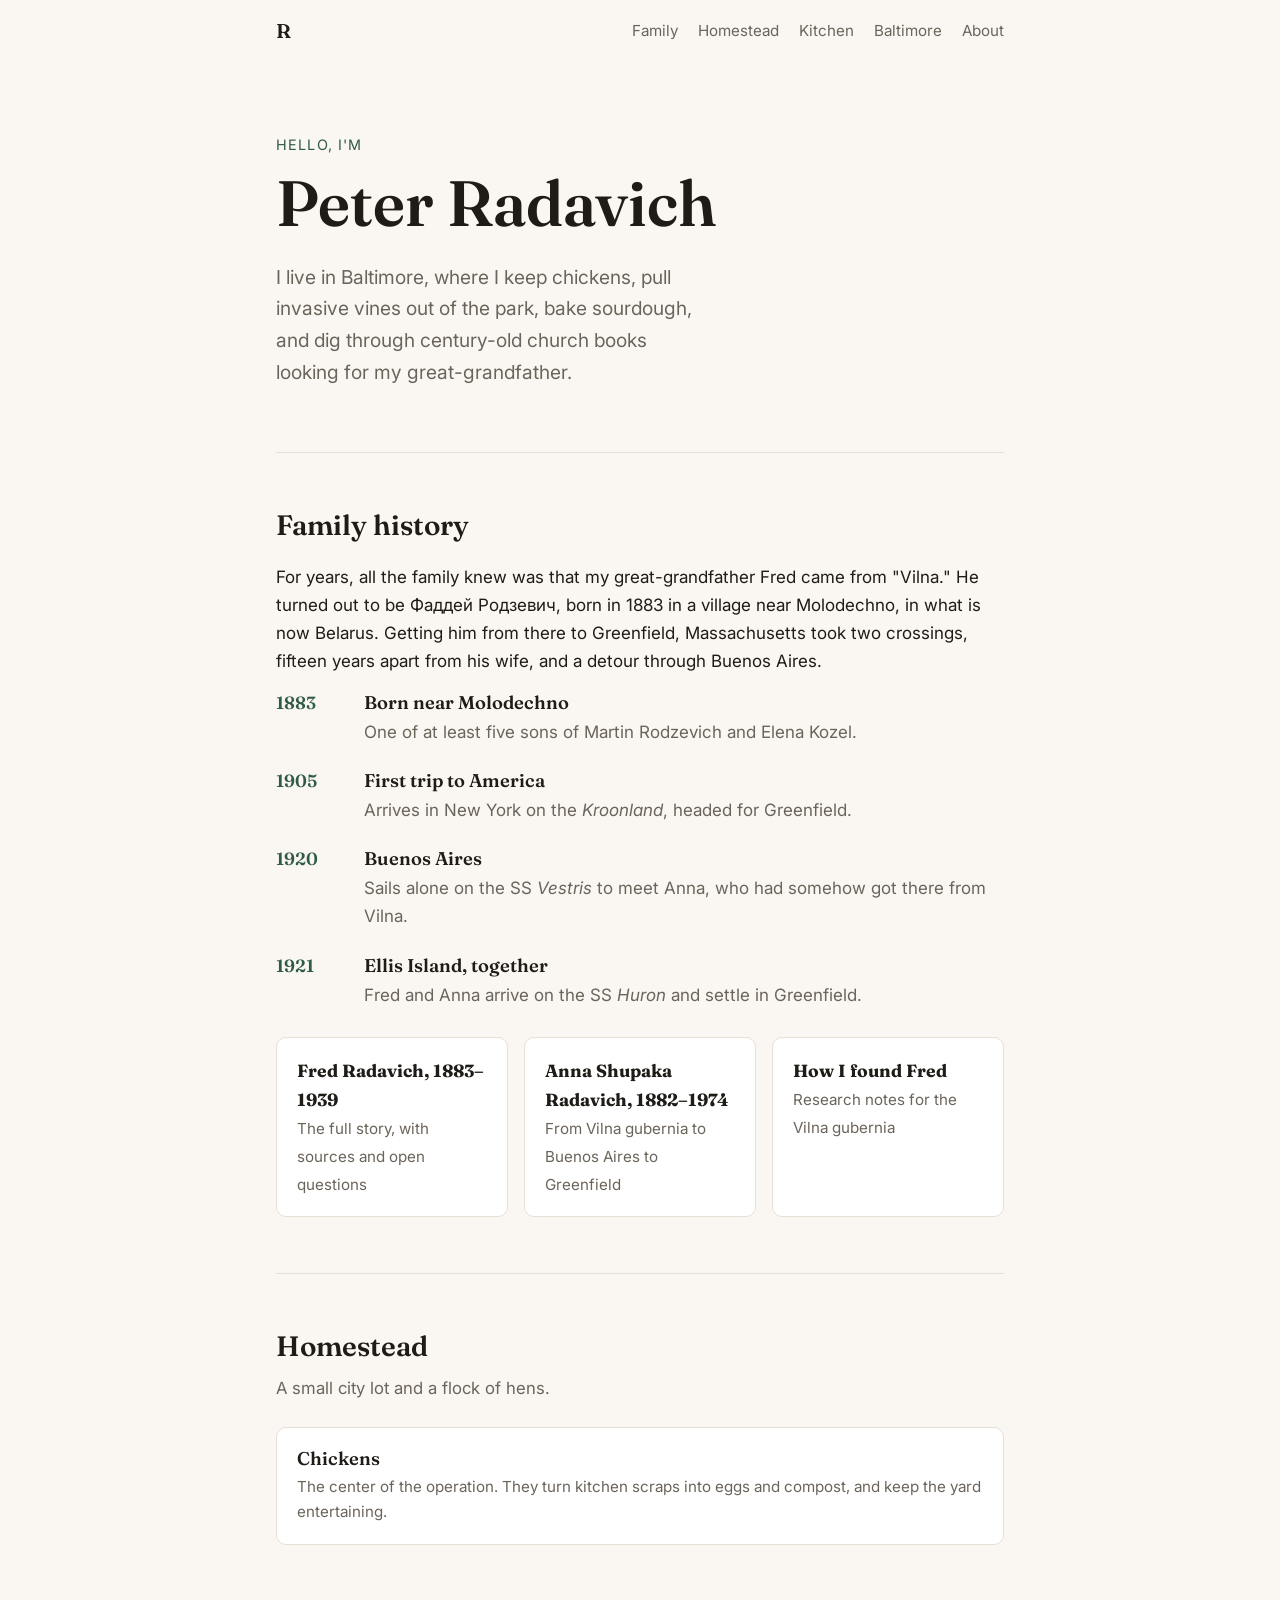
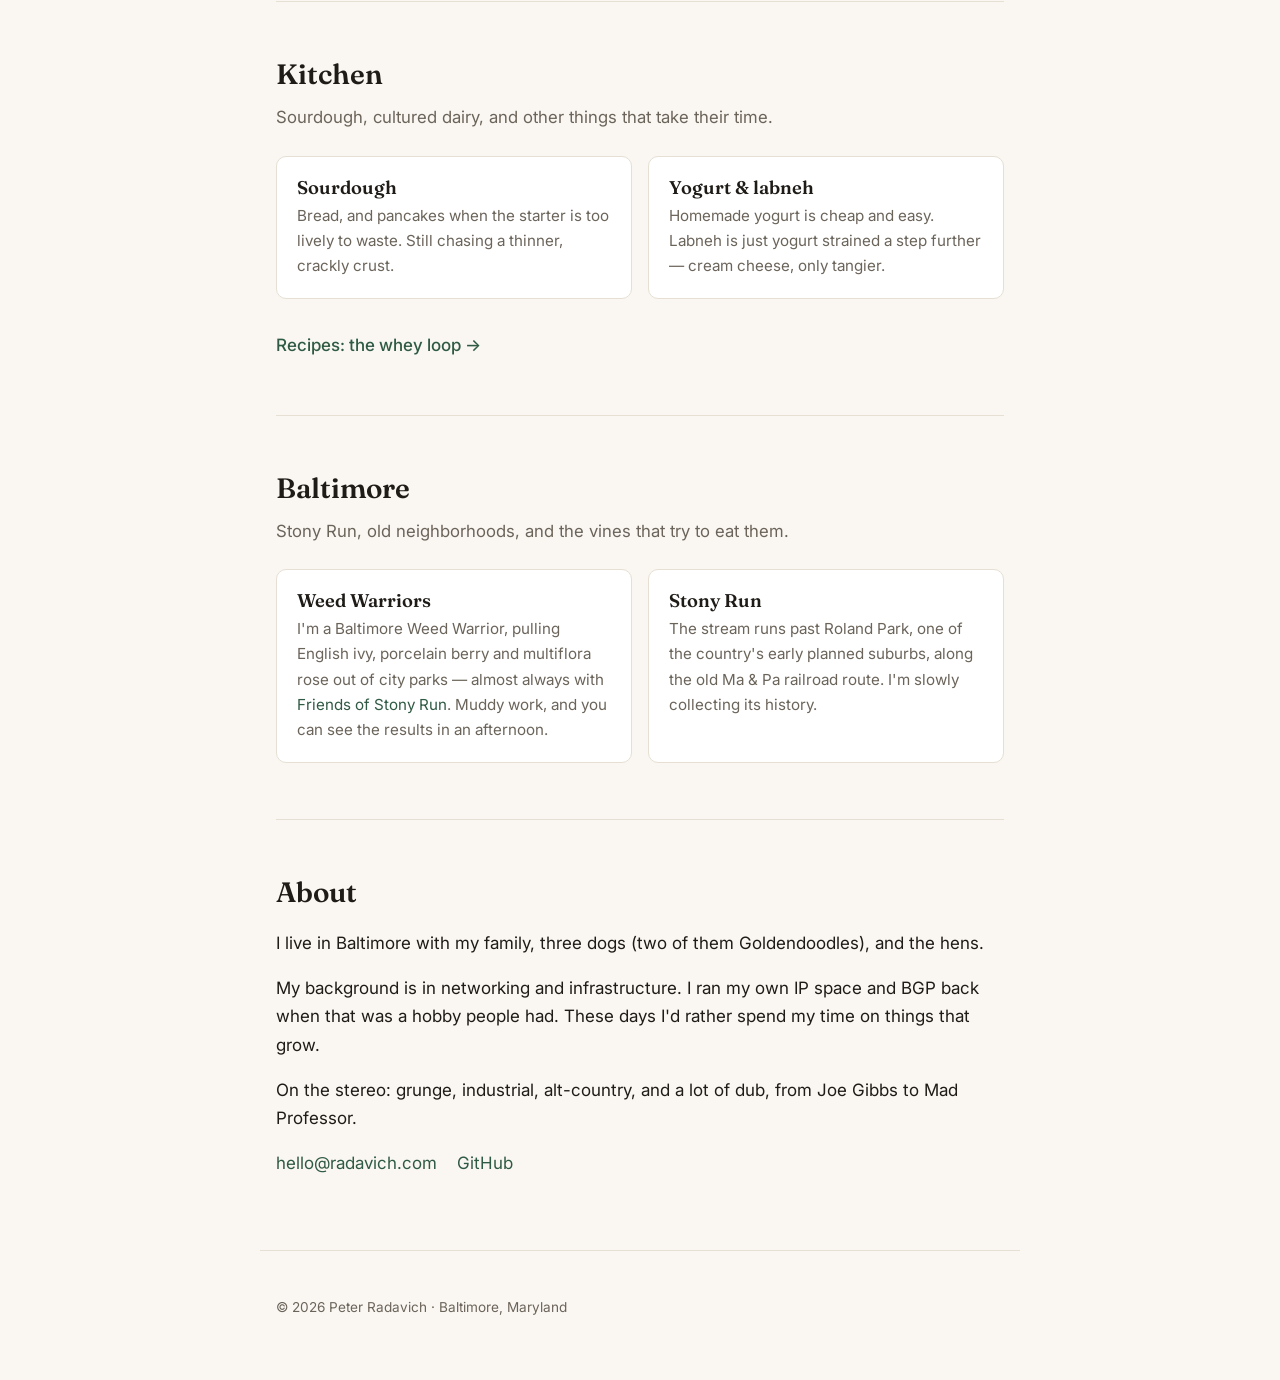
<file: index.html>
<!doctype html>
<html lang="en">
<head>
  <meta charset="utf-8">
  <meta name="viewport" content="width=device-width, initial-scale=1">
  <title>Peter Radavich</title>
  <meta name="description" content="Peter Radavich — family history, chickens, sourdough, and Baltimore.">
  <link rel="canonical" href="https://radavich.com/">
  <meta property="og:type" content="website">
  <meta property="og:title" content="Peter Radavich">
  <meta property="og:description" content="Family history from Vilna to Greenfield, sourdough, hens, and Baltimore.">
  <meta property="og:url" content="https://radavich.com/">
  <meta property="og:image" content="https://radavich.com/assets/og.png">
  <meta name="twitter:card" content="summary_large_image">
  <link rel="icon" type="image/svg+xml" href="assets/favicon.svg">
  <link rel="apple-touch-icon" href="assets/apple-touch-icon.png">
  <link rel="preconnect" href="https://fonts.googleapis.com">
  <link rel="preconnect" href="https://fonts.gstatic.com" crossorigin>
  <link href="https://fonts.googleapis.com/css2?family=Fraunces:opsz,wght@9..144,400;9..144,600&family=Inter:wght@400;500&display=swap" rel="stylesheet">
  <link rel="stylesheet" href="assets/style.css">
</head>
<body>
  <a class="skip" href="#top">Skip to content</a>
  <header class="site-header">
    <a class="wordmark" href="#top" aria-label="Peter Radavich, top of page">R</a>
    <nav aria-label="Main">
      <a href="#family">Family</a>
      <a href="#homestead">Homestead</a>
      <a href="#kitchen">Kitchen</a>
      <a href="#baltimore">Baltimore</a>
      <a href="#about">About</a>
    </nav>
  </header>

  <main id="top">
    <section class="hero">
      <p class="eyebrow">Hello, I'm</p>
      <h1>Peter Radavich</h1>
      <p class="lede">
        I live in Baltimore, where I keep chickens, pull invasive
        vines out of the park, bake sourdough, and dig through century-old
        church books looking for my great-grandfather.
      </p>
    </section>

    <section id="family">
      <h2>Family history</h2>
      <p>
        For years, all the family knew was that my great-grandfather Fred came
        from "Vilna." He turned out to be Фаддей Родзевич, born in 1883 in a
        village near Molodechno, in what is now Belarus. Getting him from
        there to Greenfield, Massachusetts took two crossings, fifteen years apart
        from his wife, and a detour through Buenos Aires.
      </p>
      <div class="timeline">
        <article>
          <span class="year">1883</span>
          <div>
            <h3>Born near Molodechno</h3>
            <p>One of at least five sons of Martin Rodzevich and Elena Kozel.</p>
          </div>
        </article>
        <article>
          <span class="year">1905</span>
          <div>
            <h3>First trip to America</h3>
            <p>Arrives in New York on the <em>Kroonland</em>, headed for Greenfield.</p>
          </div>
        </article>
        <article>
          <span class="year">1920</span>
          <div>
            <h3>Buenos Aires</h3>
            <p>Sails alone on the SS <em>Vestris</em> to meet Anna, who had somehow got there from Vilna.</p>
          </div>
        </article>
        <article>
          <span class="year">1921</span>
          <div>
            <h3>Ellis Island, together</h3>
            <p>Fred and Anna arrive on the SS <em>Huron</em> and settle in Greenfield.</p>
          </div>
        </article>
      </div>
      <div class="related">
        <a href="family-history.html"><strong>Fred Radavich, 1883–1939</strong><span>The full story, with sources and open questions</span></a>
        <a href="anna.html"><strong>Anna Shupaka Radavich, 1882–1974</strong><span>From Vilna gubernia to Buenos Aires to Greenfield</span></a>
        <a href="finding-fred.html"><strong>How I found Fred</strong><span>Research notes for the Vilna gubernia</span></a>
      </div>
    </section>

    <section id="homestead">
      <h2>Homestead</h2>
      <p class="dek">A small city lot and a flock of hens.</p>
      <ul class="cards">
        <li>
          <h3>Chickens</h3>
          <p>The center of the operation. They turn kitchen scraps into eggs and compost, and keep the yard entertaining.</p>
        </li>
      </ul>
    </section>

    <section id="kitchen">
      <h2>Kitchen</h2>
      <p class="dek">Sourdough, cultured dairy, and other things that take their time.</p>
      <ul class="cards">
        <li>
          <h3>Sourdough</h3>
          <p>Bread, and pancakes when the starter is too lively to waste. Still chasing a thinner, crackly crust.</p>
        </li>
        <li>
          <h3>Yogurt &amp; labneh</h3>
          <p>Homemade yogurt is cheap and easy. Labneh is just yogurt strained a step further — cream cheese, only tangier.</p>
        </li>
      </ul>
      <p class="more"><a href="kitchen.html">Recipes: the whey loop →</a></p>
    </section>

    <section id="baltimore">
      <h2>Baltimore</h2>
      <p class="dek">Stony Run, old neighborhoods, and the vines that try to eat them.</p>
      <ul class="cards">
        <li>
          <h3>Weed Warriors</h3>
          <p>I'm a Baltimore Weed Warrior, pulling English ivy, porcelain berry and multiflora rose out of city parks — almost always with <a href="https://www.stonyrun.org/get-involved">Friends of Stony Run</a>. Muddy work, and you can see the results in an afternoon.</p>
        </li>
        <li>
          <h3>Stony Run</h3>
          <p>The stream runs past Roland Park, one of the country's early planned suburbs, along the old Ma &amp; Pa railroad route. I'm slowly collecting its history.</p>
        </li>
      </ul>
    </section>

    <section id="about">
      <h2>About</h2>
      <p>
        I live in Baltimore with my family, three dogs (two of them
        Goldendoodles), and the hens.
      </p>
      <p>
        My background is in networking and infrastructure. I ran my own IP
        space and BGP back when that was a hobby people had. These days I'd
        rather spend my time on things that grow.
      </p>
      <p>
        On the stereo: grunge, industrial, alt-country, and a lot of dub, from
        Joe Gibbs to Mad Professor.
      </p>
      <p class="links">
        <a id="email" href="#">hello at radavich dot com</a>
        <a href="https://github.com/pradavich">GitHub</a>
      </p>
    </section>
  </main>

  <footer>
    <p>&copy; <span id="year">2026</span> Peter Radavich · Baltimore, Maryland</p>
  </footer>

  <script src="assets/site.js"></script>
</body>
</html>
</file>
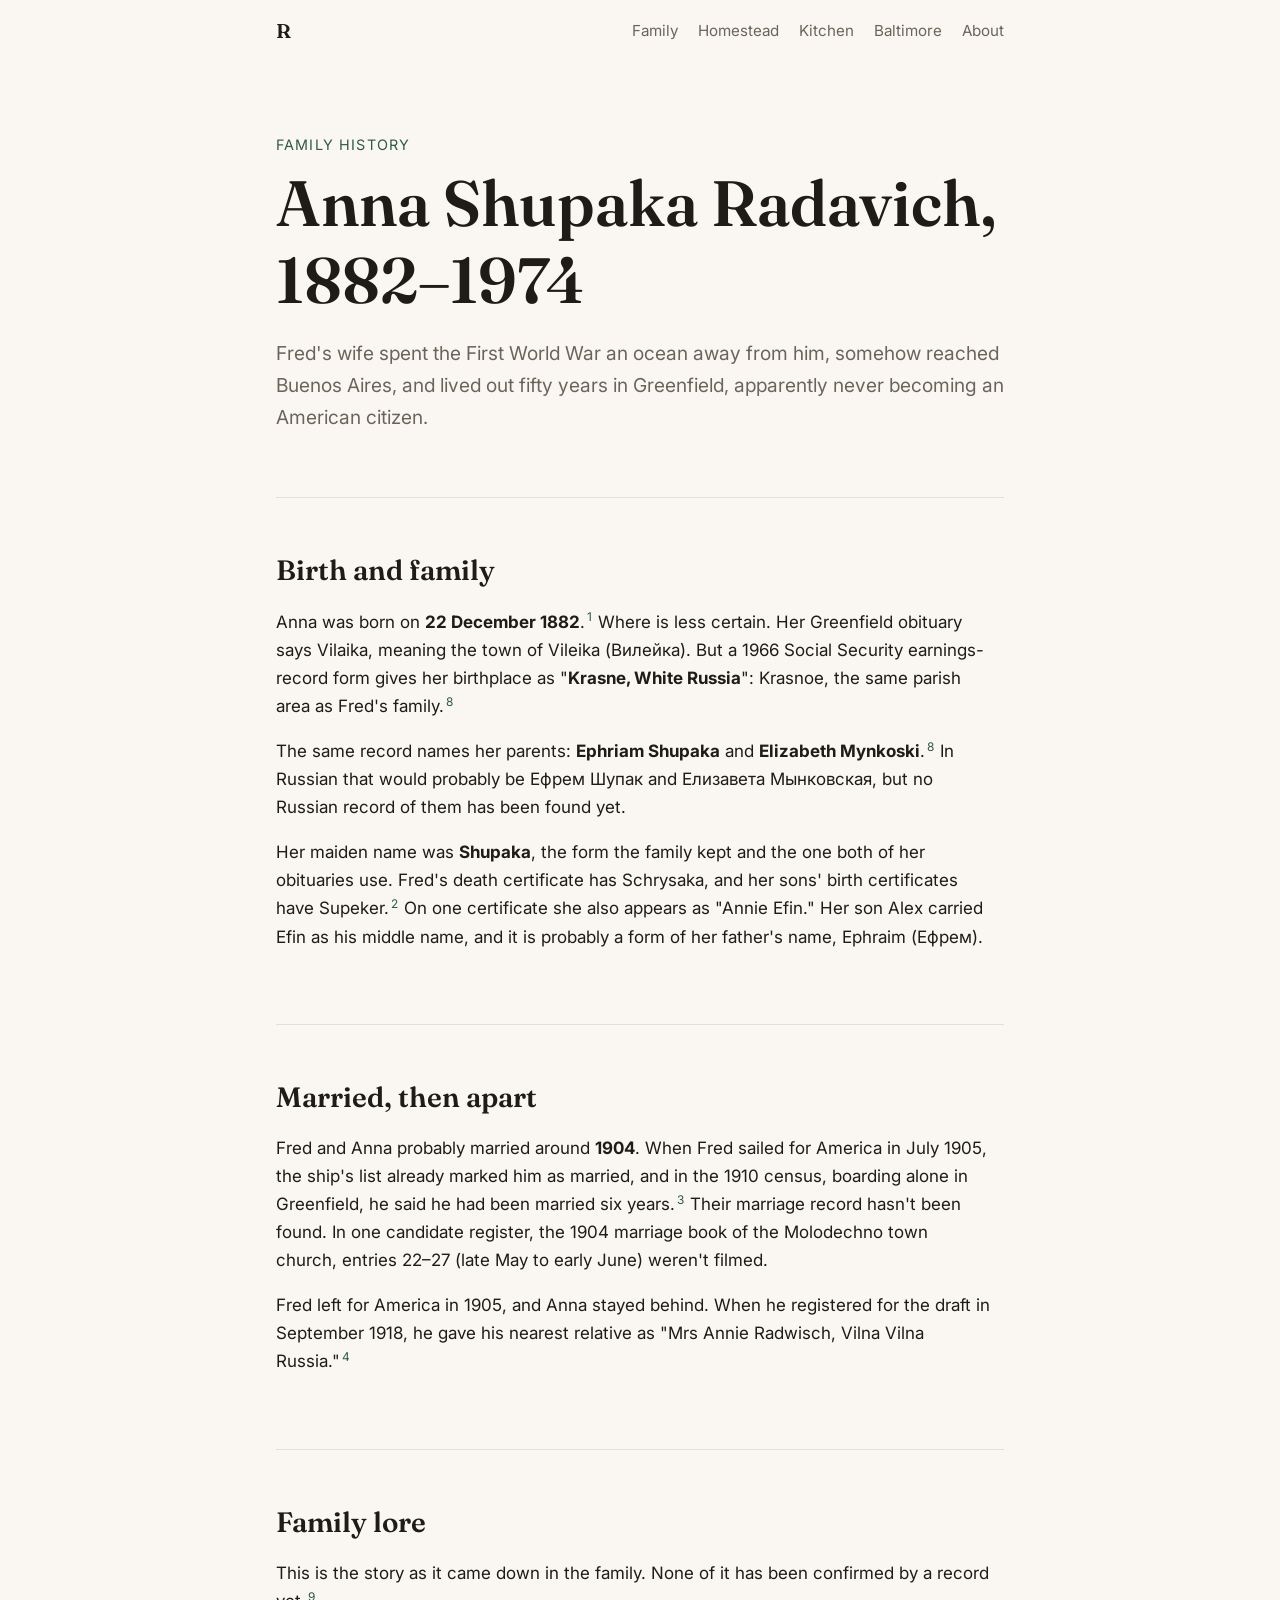
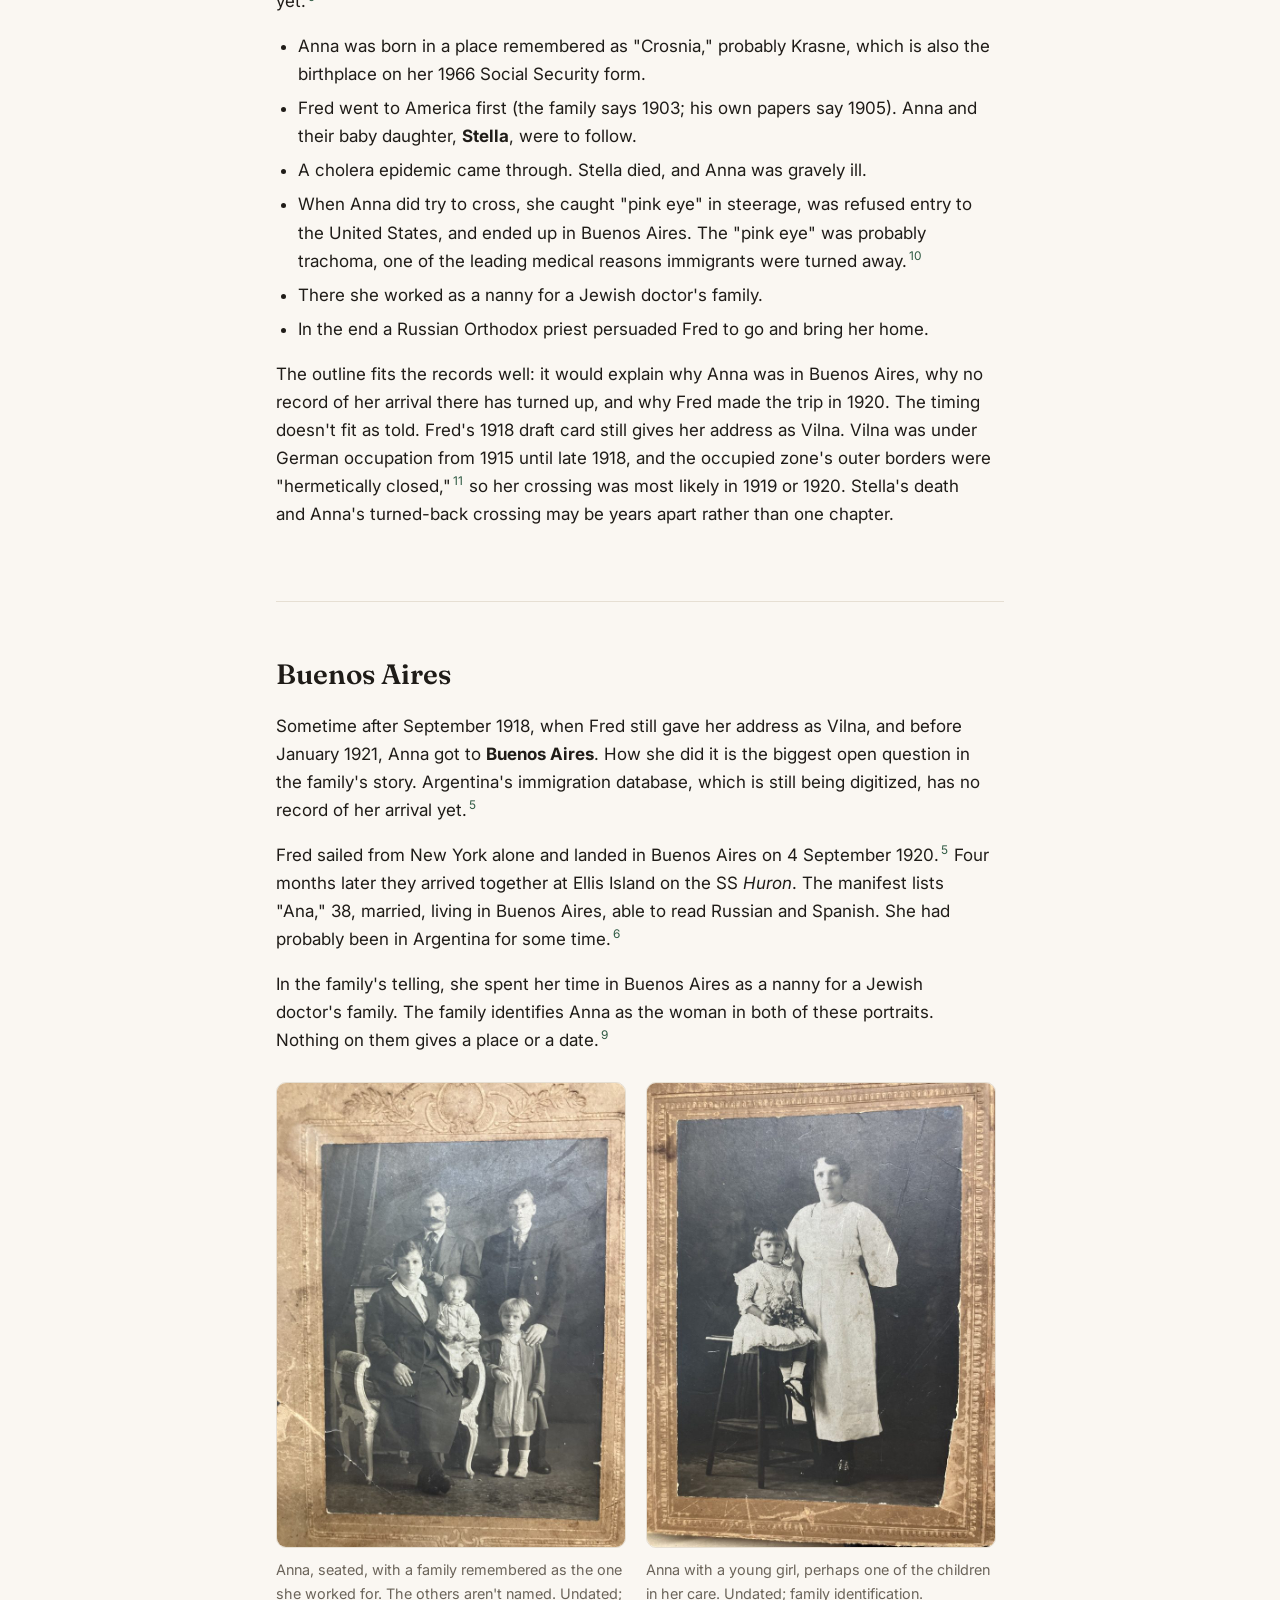
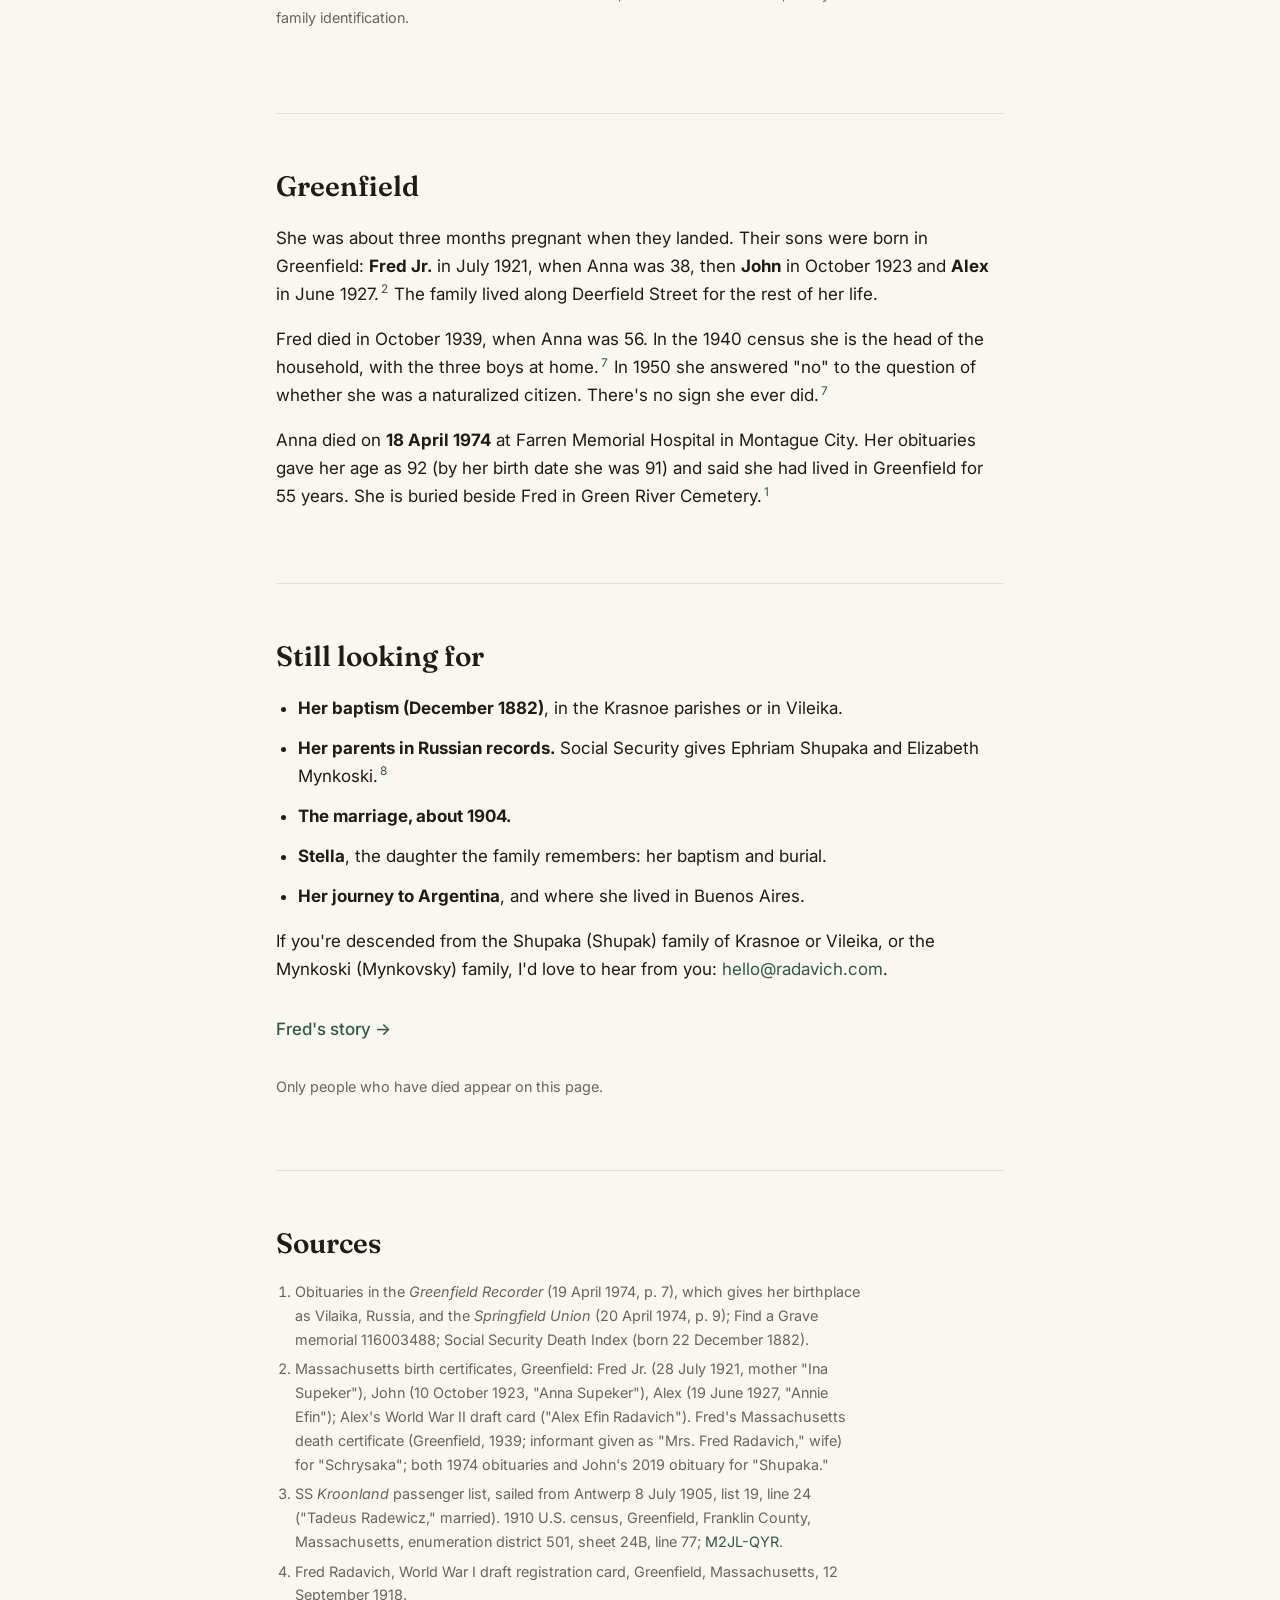
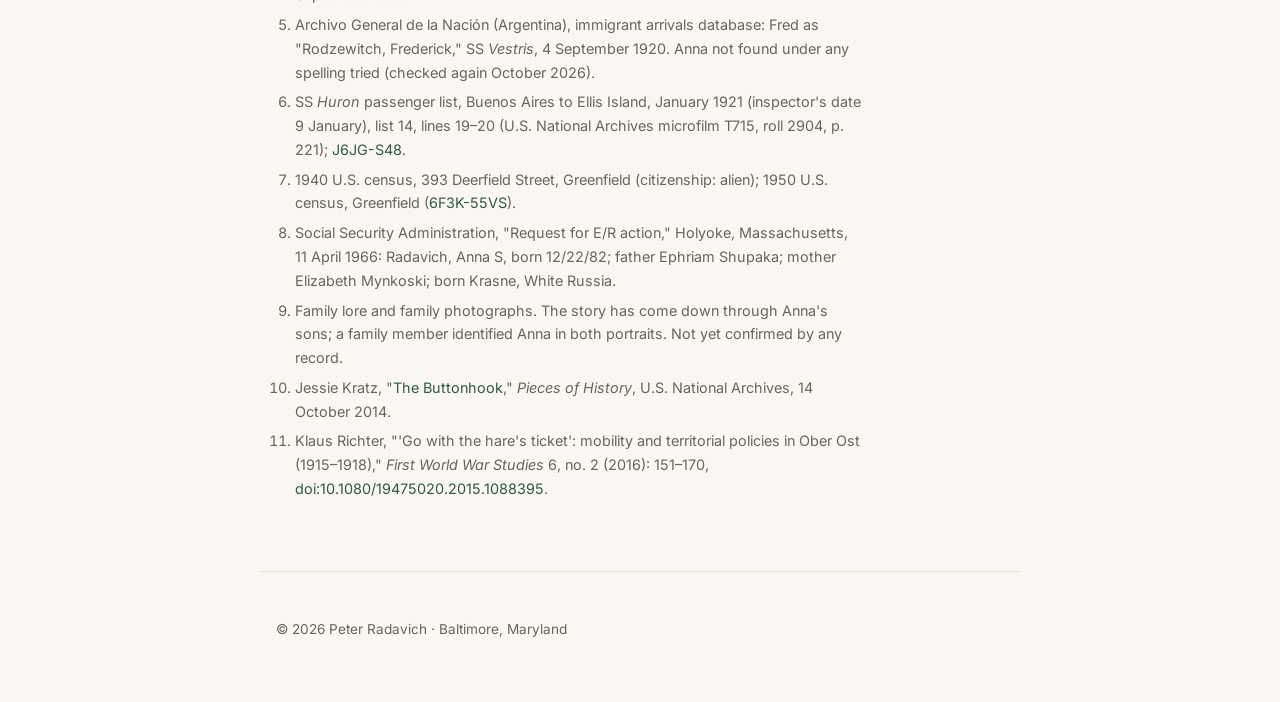
<file: anna.html>
<!doctype html>
<html lang="en">
<head>
  <meta charset="utf-8">
  <meta name="viewport" content="width=device-width, initial-scale=1">
  <title>Anna Shupaka Radavich, 1882–1974 · Peter Radavich</title>
  <meta name="description" content="Anna Shupaka Radavich, born 1882 near Krasnoe or in Vileika, Vilna gubernia (also spelled Schrysaka, Supeker): the war years apart, the move to Buenos Aires, Ellis Island in 1921, and fifty years in Greenfield, Massachusetts.">
  <link rel="canonical" href="https://radavich.com/anna.html">
  <meta property="og:type" content="article">
  <meta property="og:title" content="Anna Shupaka Radavich, 1882–1974">
  <meta property="og:description" content="Born in Vilna gubernia, she spent the war apart from Fred, somehow reached Buenos Aires, and spent fifty years in Greenfield, Massachusetts.">
  <meta property="og:url" content="https://radavich.com/anna.html">
  <meta property="og:image" content="https://radavich.com/assets/og.png">
  <meta name="twitter:card" content="summary_large_image">
  <link rel="icon" type="image/svg+xml" href="assets/favicon.svg">
  <link rel="apple-touch-icon" href="assets/apple-touch-icon.png">
  <link rel="preconnect" href="https://fonts.googleapis.com">
  <link rel="preconnect" href="https://fonts.gstatic.com" crossorigin>
  <link href="https://fonts.googleapis.com/css2?family=Fraunces:opsz,wght@9..144,400;9..144,600&family=Inter:wght@400;500&display=swap" rel="stylesheet">
  <link rel="stylesheet" href="assets/style.css">
</head>
<body>
  <a class="skip" href="#main">Skip to content</a>
  <header class="site-header">
    <a class="wordmark" href="index.html" aria-label="Peter Radavich, home">R</a>
    <nav aria-label="Main">
      <a href="index.html#family">Family</a>
      <a href="index.html#homestead">Homestead</a>
      <a href="kitchen.html">Kitchen</a>
      <a href="index.html#baltimore">Baltimore</a>
      <a href="index.html#about">About</a>
    </nav>
  </header>

  <main id="main" class="article">
    <section class="hero">
      <p class="eyebrow">Family history</p>
      <h1>Anna Shupaka Radavich, 1882–1974</h1>
      <p class="lede">Fred's wife spent the First World War an ocean away from him, somehow reached Buenos Aires, and lived out fifty years in Greenfield, apparently never becoming an American citizen.</p>
    </section>

    <section>
      <h2>Birth and family</h2>
      <p>Anna was born on <strong>22 December 1882</strong>.<sup><a href="#source-1">1</a></sup> Where is less certain. Her Greenfield obituary says Vilaika, meaning the town of Vileika (Вилейка). But a 1966 Social Security earnings-record form gives her birthplace as "<strong>Krasne, White Russia</strong>": Krasnoe, the same parish area as Fred's family.<sup><a href="#source-8">8</a></sup></p>
      <p>The same record names her parents: <strong>Ephriam Shupaka</strong> and <strong>Elizabeth Mynkoski</strong>.<sup><a href="#source-8">8</a></sup> In Russian that would probably be Ефрем Шупак and Елизавета Мынковская, but no Russian record of them has been found yet.</p>
      <p>Her maiden name was <strong>Shupaka</strong>, the form the family kept and the one both of her obituaries use. Fred's death certificate has Schrysaka, and her sons' birth certificates have Supeker.<sup><a href="#source-2">2</a></sup> On one certificate she also appears as "Annie Efin." Her son Alex carried Efin as his middle name, and it is probably a form of her father's name, Ephraim (Ефрем).</p>
    </section>

    <section>
      <h2>Married, then apart</h2>
      <p>Fred and Anna probably married around <strong>1904</strong>. When Fred sailed for America in July 1905, the ship's list already marked him as married, and in the 1910 census, boarding alone in Greenfield, he said he had been married six years.<sup><a href="#source-3">3</a></sup> Their marriage record hasn't been found. In one candidate register, the 1904 marriage book of the Molodechno town church, entries 22–27 (late May to early June) weren't filmed.</p>
      <p>Fred left for America in 1905, and Anna stayed behind. When he registered for the draft in September 1918, he gave his nearest relative as "Mrs Annie Radwisch, Vilna Vilna Russia."<sup><a href="#source-4">4</a></sup></p>
    </section>

    <section>
      <h2>Family lore</h2>
      <p>This is the story as it came down in the family. None of it has been confirmed by a record yet.<sup><a href="#source-9">9</a></sup></p>
      <ul>
        <li>Anna was born in a place remembered as "Crosnia," probably Krasne, which is also the birthplace on her 1966 Social Security form.</li>
        <li>Fred went to America first (the family says 1903; his own papers say 1905). Anna and their baby daughter, <strong>Stella</strong>, were to follow.</li>
        <li>A cholera epidemic came through. Stella died, and Anna was gravely ill.</li>
        <li>When Anna did try to cross, she caught "pink eye" in steerage, was refused entry to the United States, and ended up in Buenos Aires. The "pink eye" was probably trachoma, one of the leading medical reasons immigrants were turned away.<sup><a href="#source-10">10</a></sup></li>
        <li>There she worked as a nanny for a Jewish doctor's family.</li>
        <li>In the end a Russian Orthodox priest persuaded Fred to go and bring her home.</li>
      </ul>
      <p>The outline fits the records well: it would explain why Anna was in Buenos Aires, why no record of her arrival there has turned up, and why Fred made the trip in 1920. The timing doesn't fit as told. Fred's 1918 draft card still gives her address as Vilna. Vilna was under German occupation from 1915 until late 1918, and the occupied zone's outer borders were "hermetically closed,"<sup><a href="#source-11">11</a></sup> so her crossing was most likely in 1919 or 1920. Stella's death and Anna's turned-back crossing may be years apart rather than one chapter.</p>
    </section>

    <section>
      <h2>Buenos Aires</h2>
      <p>Sometime after September 1918, when Fred still gave her address as Vilna, and before January 1921, Anna got to <strong>Buenos Aires</strong>. How she did it is the biggest open question in the family's story. Argentina's immigration database, which is still being digitized, has no record of her arrival yet.<sup><a href="#source-5">5</a></sup></p>
      <p>Fred sailed from New York alone and landed in Buenos Aires on 4 September 1920.<sup><a href="#source-5">5</a></sup> Four months later they arrived together at Ellis Island on the SS <em>Huron</em>. The manifest lists "Ana," 38, married, living in Buenos Aires, able to read Russian and Spanish. She had probably been in Argentina for some time.<sup><a href="#source-6">6</a></sup></p>
      <p>In the family's telling, she spent her time in Buenos Aires as a nanny for a Jewish doctor's family. The family identifies Anna as the woman in both of these portraits. Nothing on them gives a place or a date.<sup><a href="#source-9">9</a></sup></p>
      <div class="photo-pair">
        <figure>
          <img src="assets/anna-buenos-aires-family.jpg" width="768" height="1024" loading="lazy" alt="Studio portrait: a woman seated in a carved chair holding a baby, two men in suits standing behind her, and a small girl standing at right.">
          <figcaption>Anna, seated, with a family remembered as the one she worked for. The others aren't named. Undated; family identification.</figcaption>
        </figure>
        <figure>
          <img src="assets/anna-with-girl.jpg" width="768" height="1024" loading="lazy" alt="Studio portrait: a woman in a long white dress standing beside a small girl who sits on a stool holding flowers.">
          <figcaption>Anna with a young girl, perhaps one of the children in her care. Undated; family identification.</figcaption>
        </figure>
      </div>
    </section>

    <section>
      <h2>Greenfield</h2>
      <p>She was about three months pregnant when they landed. Their sons were born in Greenfield: <strong>Fred Jr.</strong> in July 1921, when Anna was 38, then <strong>John</strong> in October 1923 and <strong>Alex</strong> in June 1927.<sup><a href="#source-2">2</a></sup> The family lived along Deerfield Street for the rest of her life.</p>
      <p>Fred died in October 1939, when Anna was 56. In the 1940 census she is the head of the household, with the three boys at home.<sup><a href="#source-7">7</a></sup> In 1950 she answered "no" to the question of whether she was a naturalized citizen. There's no sign she ever did.<sup><a href="#source-7">7</a></sup></p>
      <p>Anna died on <strong>18 April 1974</strong> at Farren Memorial Hospital in Montague City. Her obituaries gave her age as 92 (by her birth date she was 91) and said she had lived in Greenfield for 55 years. She is buried beside Fred in Green River Cemetery.<sup><a href="#source-1">1</a></sup></p>
    </section>

    <section>
      <h2>Still looking for</h2>
      <ul class="plain">
        <li><strong>Her baptism (December 1882)</strong>, in the Krasnoe parishes or in Vileika.</li>
        <li><strong>Her parents in Russian records.</strong> Social Security gives Ephriam Shupaka and Elizabeth Mynkoski.<sup><a href="#source-8">8</a></sup></li>
        <li><strong>The marriage, about 1904.</strong></li>
        <li><strong>Stella</strong>, the daughter the family remembers: her baptism and burial.</li>
        <li><strong>Her journey to Argentina</strong>, and where she lived in Buenos Aires.</li>
      </ul>
      <p>If you're descended from the Shupaka (Shupak) family of Krasnoe or Vileika, or the Mynkoski (Mynkovsky) family, I'd love to hear from you: <a class="email-link" href="#">hello at radavich dot com</a>.</p>
      <p class="more"><a href="family-history.html">Fred's story →</a></p>
      <p class="note">Only people who have died appear on this page.</p>
    </section>

    <section class="sources">
      <h2>Sources</h2>
      <ol>
        <li id="source-1">Obituaries in the <em>Greenfield Recorder</em> (19 April 1974, p. 7), which gives her birthplace as Vilaika, Russia, and the <em>Springfield Union</em> (20 April 1974, p. 9); Find a Grave memorial 116003488; Social Security Death Index (born 22 December 1882).</li>
        <li id="source-2">Massachusetts birth certificates, Greenfield: Fred Jr. (28 July 1921, mother "Ina Supeker"), John (10 October 1923, "Anna Supeker"), Alex (19 June 1927, "Annie Efin"); Alex's World War II draft card ("Alex Efin Radavich"). Fred's Massachusetts death certificate (Greenfield, 1939; informant given as "Mrs. Fred Radavich," wife) for "Schrysaka"; both 1974 obituaries and John's 2019 obituary for "Shupaka."</li>
        <li id="source-3">SS <em>Kroonland</em> passenger list, sailed from Antwerp 8 July 1905, list 19, line 24 ("Tadeus Radewicz," married). 1910 U.S. census, Greenfield, Franklin County, Massachusetts, enumeration district 501, sheet 24B, line 77; <a href="https://www.familysearch.org/ark:/61903/1:1:M2JL-QYR">M2JL-QYR</a>.</li>
        <li id="source-4">Fred Radavich, World War I draft registration card, Greenfield, Massachusetts, 12 September 1918.</li>
        <li id="source-5">Archivo General de la Nación (Argentina), immigrant arrivals database: Fred as "Rodzewitch, Frederick," SS <em>Vestris</em>, 4 September 1920. Anna not found under any spelling tried (checked again October 2026).</li>
        <li id="source-6">SS <em>Huron</em> passenger list, Buenos Aires to Ellis Island, January 1921 (inspector's date 9 January), list 14, lines 19–20 (U.S. National Archives microfilm T715, roll 2904, p. 221); <a href="https://www.familysearch.org/ark:/61903/1:1:J6JG-S48">J6JG-S48</a>.</li>
        <li id="source-7">1940 U.S. census, 393 Deerfield Street, Greenfield (citizenship: alien); 1950 U.S. census, Greenfield (<a href="https://www.familysearch.org/ark:/61903/1:1:6F3K-55VS">6F3K-55VS</a>).</li>
        <li id="source-8">Social Security Administration, "Request for E/R action," Holyoke, Massachusetts, 11 April 1966: Radavich, Anna S, born 12/22/82; father Ephriam Shupaka; mother Elizabeth Mynkoski; born Krasne, White Russia.</li>
        <li id="source-9">Family lore and family photographs. The story has come down through Anna's sons; a family member identified Anna in both portraits. Not yet confirmed by any record.</li>
        <li id="source-10">Jessie Kratz, "<a href="https://prologue.blogs.archives.gov/2014/10/14/the-buttonhook/">The Buttonhook</a>," <em>Pieces of History</em>, U.S. National Archives, 14 October 2014.</li>
        <li id="source-11">Klaus Richter, "'Go with the hare's ticket': mobility and territorial policies in Ober Ost (1915–1918)," <em>First World War Studies</em> 6, no. 2 (2016): 151–170, <a href="https://doi.org/10.1080/19475020.2015.1088395">doi:10.1080/19475020.2015.1088395</a>.</li>
      </ol>
    </section>
  </main>

  <footer>
    <p>&copy; <span id="year">2026</span> Peter Radavich · Baltimore, Maryland</p>
  </footer>

  <script src="assets/site.js"></script>
</body>
</html>
</file>
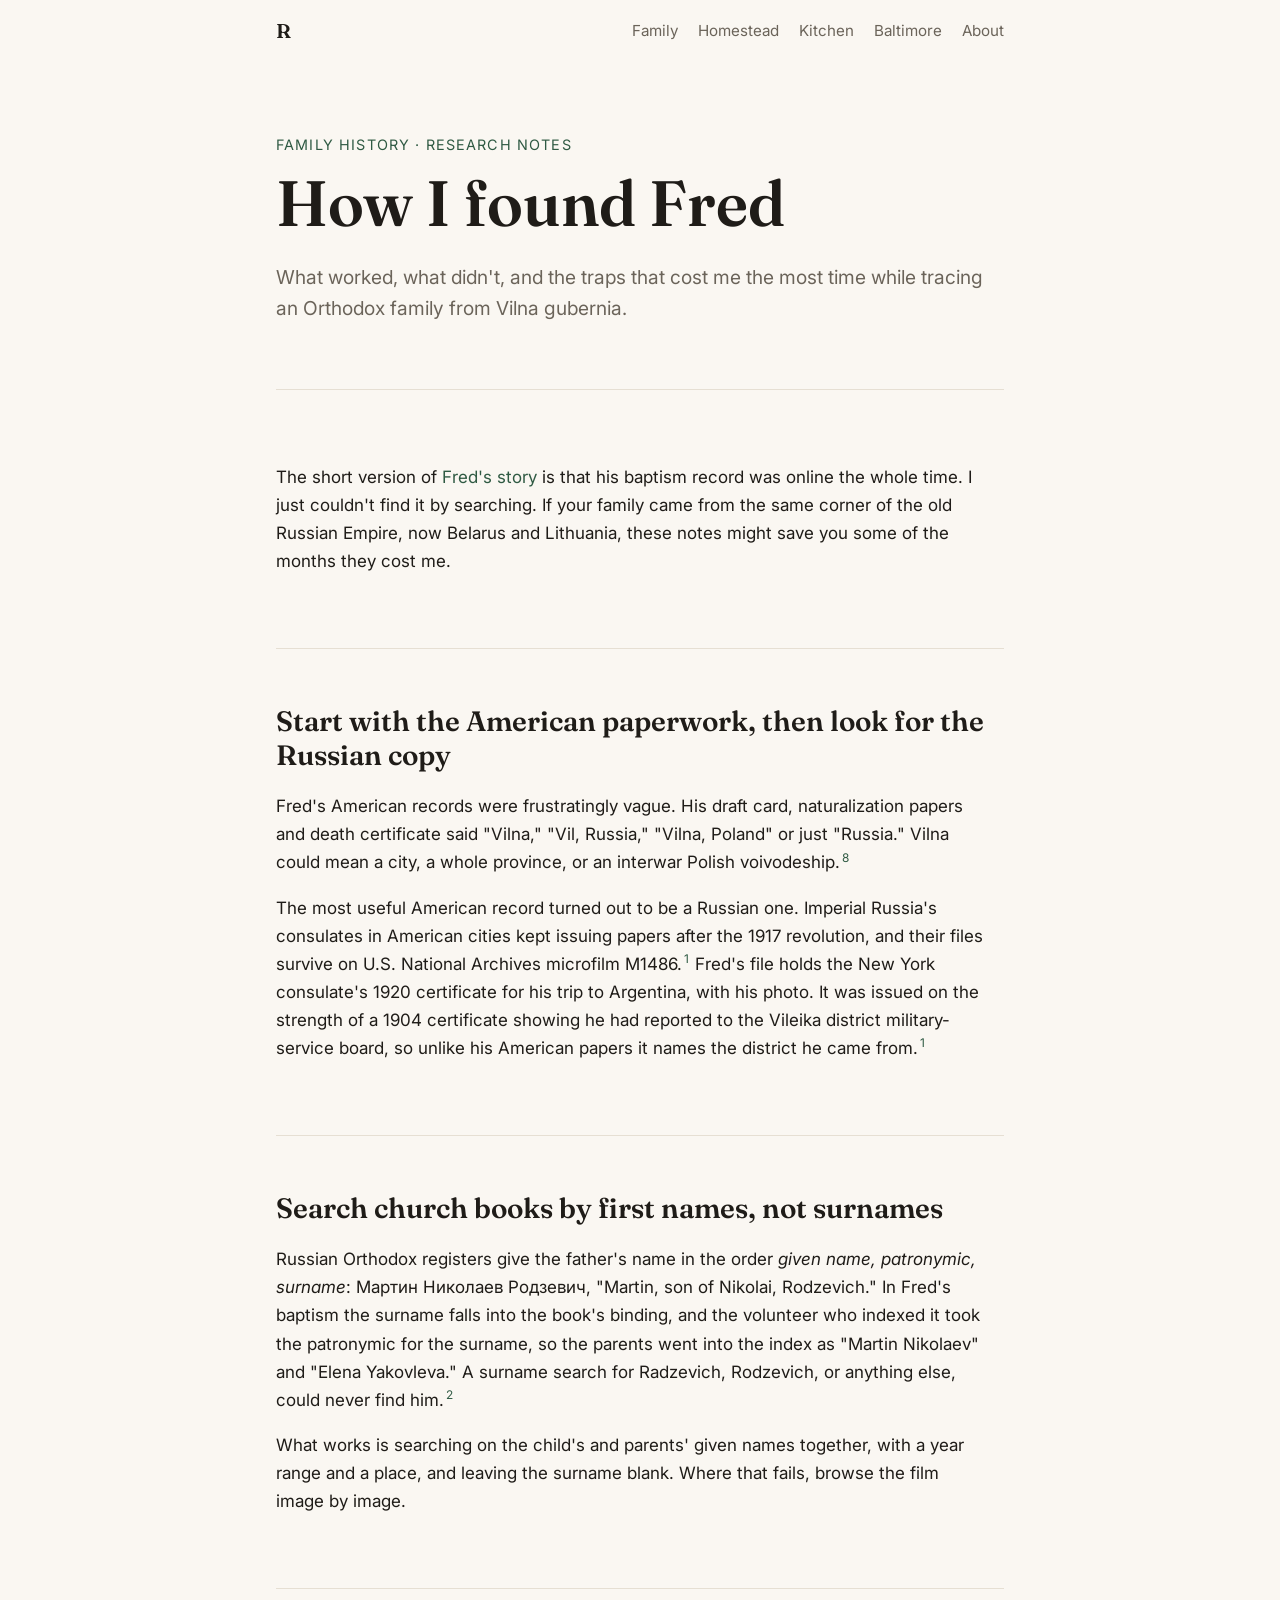
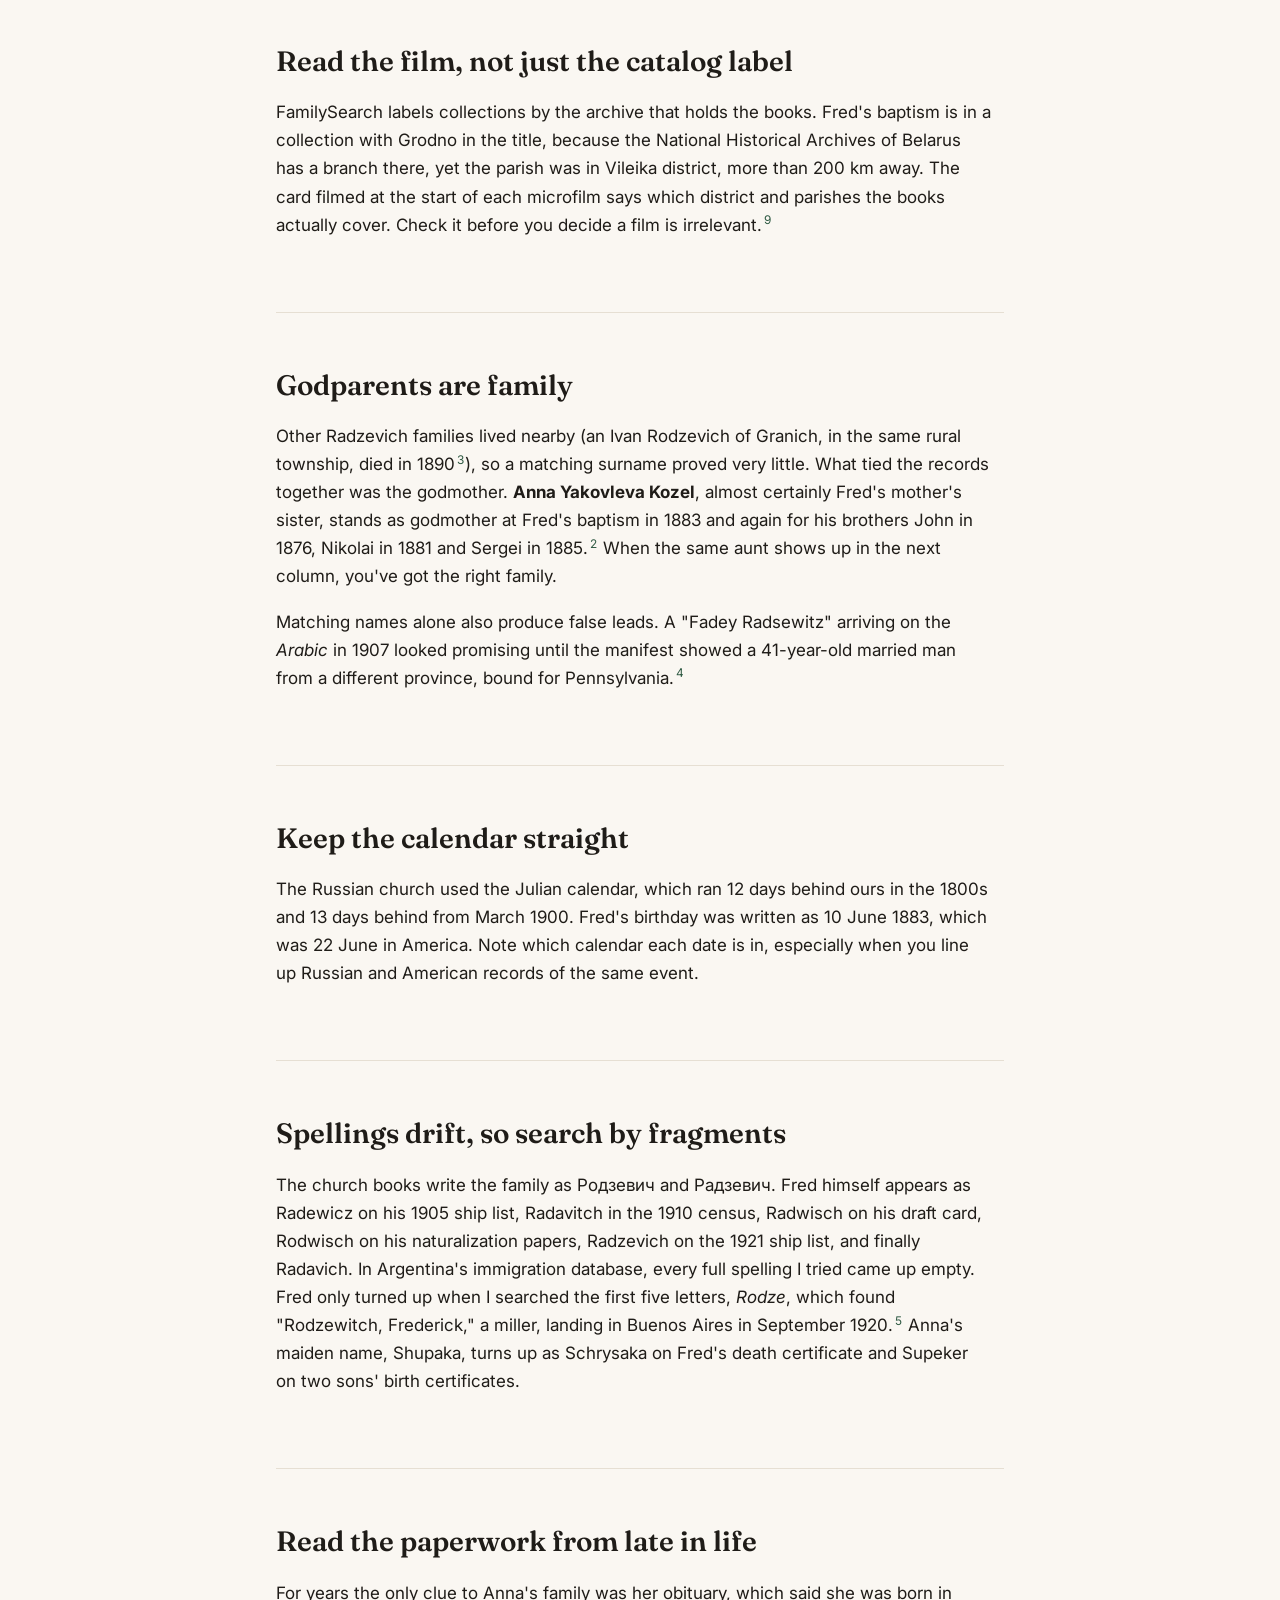
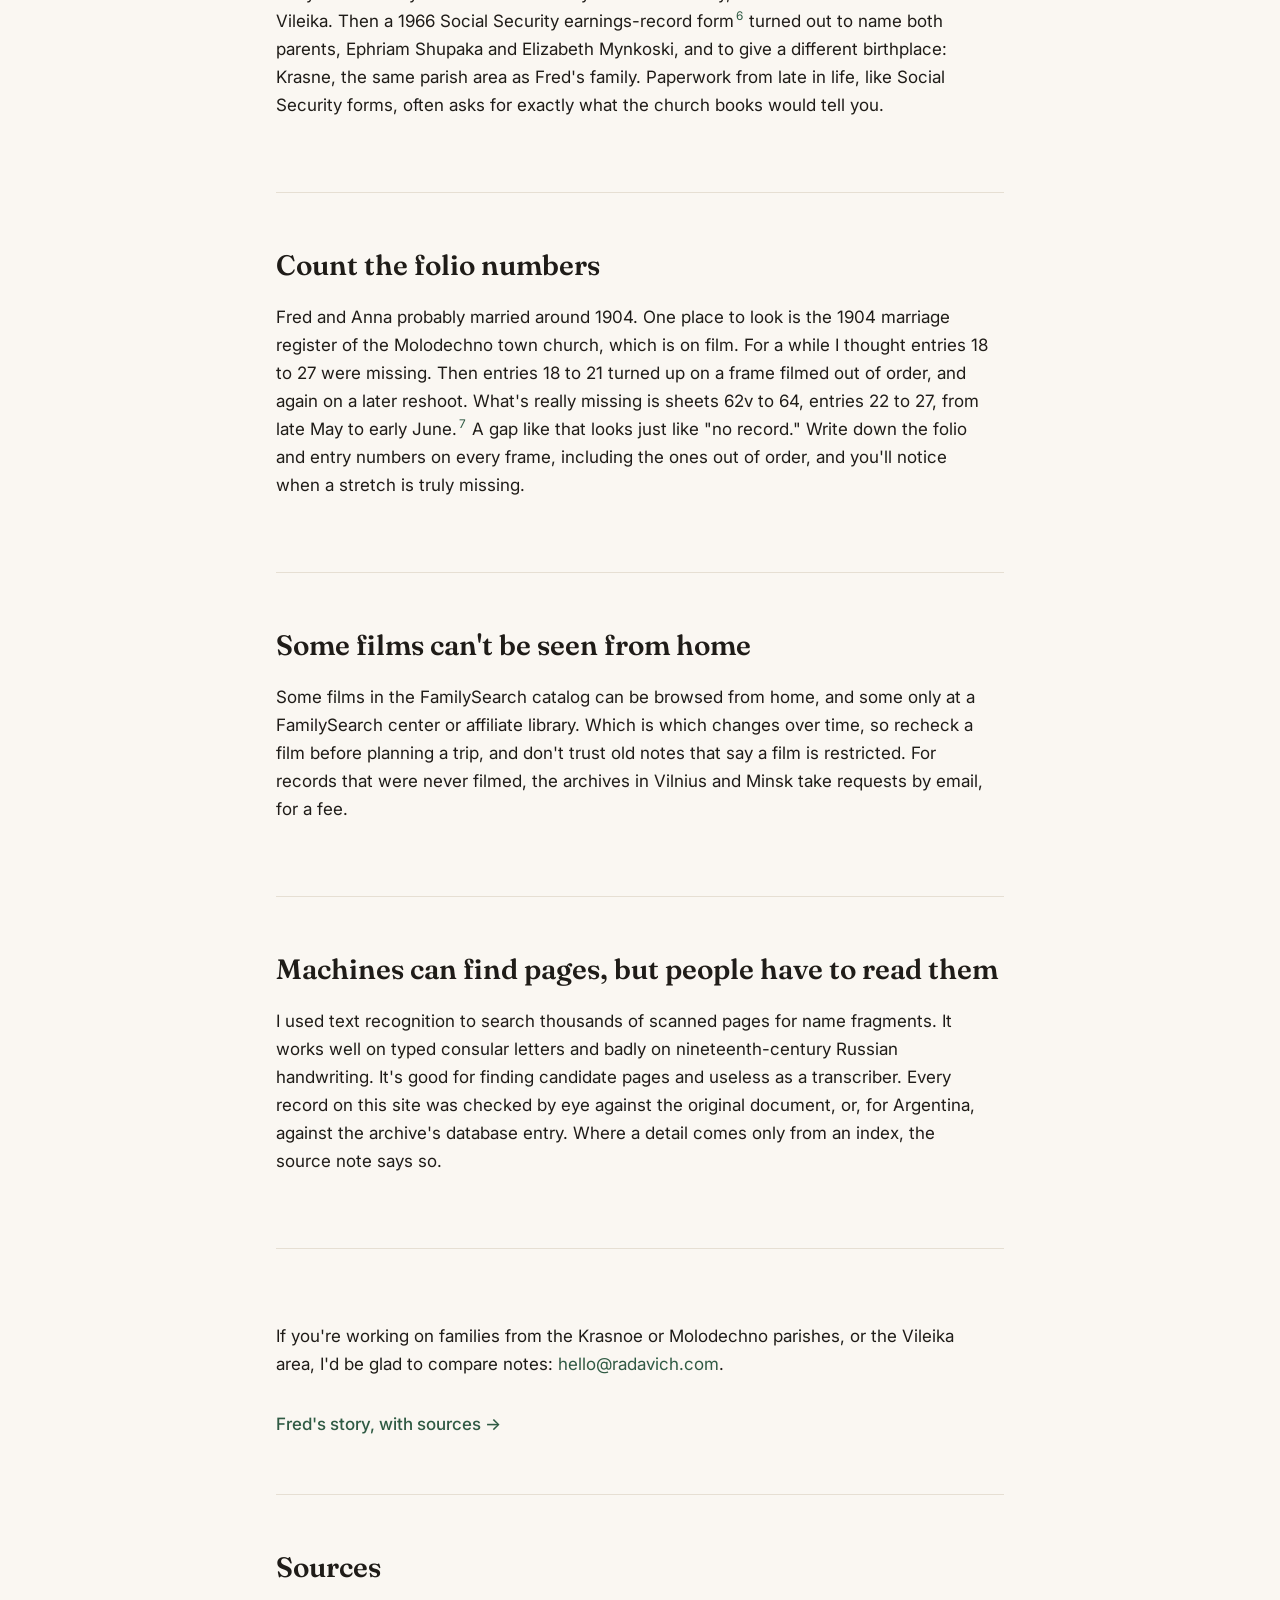
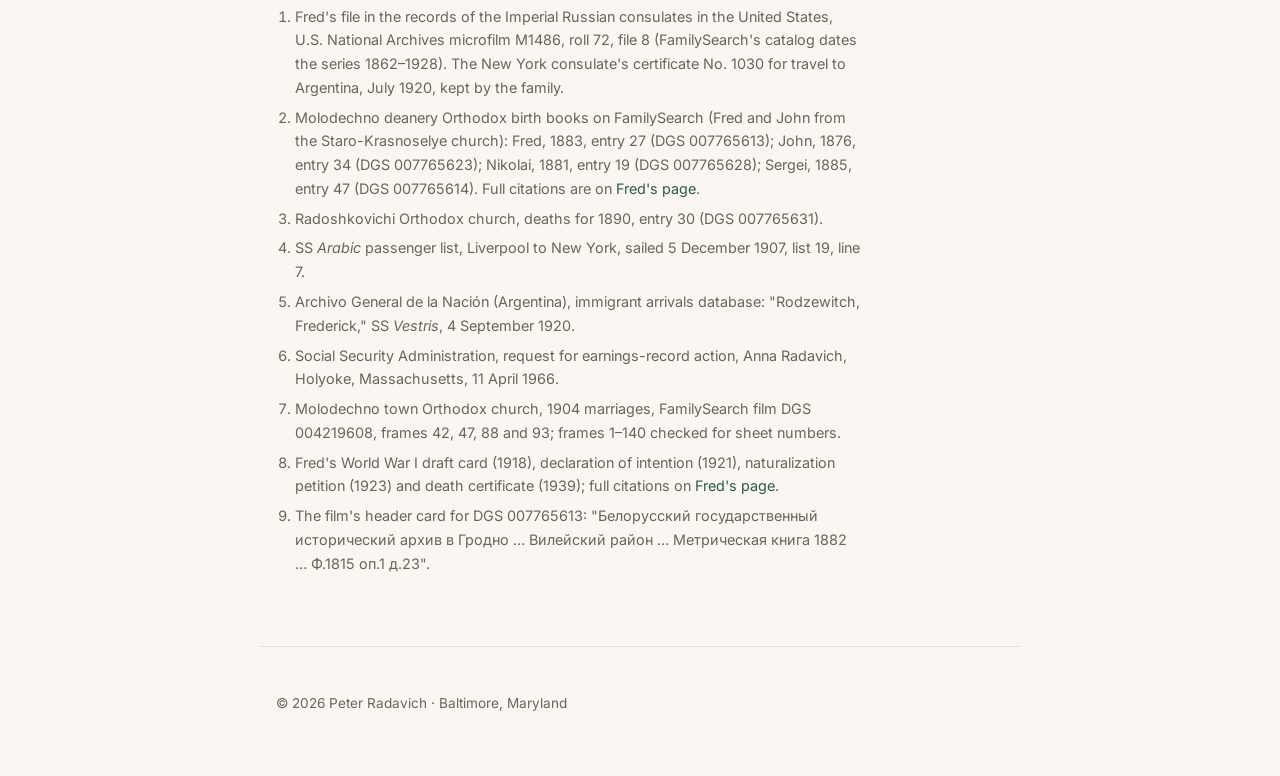
<file: finding-fred.html>
<!doctype html>
<html lang="en">
<head>
  <meta charset="utf-8">
  <meta name="viewport" content="width=device-width, initial-scale=1">
  <title>How I found Fred · Peter Radavich</title>
  <meta name="description" content="Research notes on tracing an Orthodox family from Vilna gubernia: indexing traps with patronymics, Julian dates, film gaps, Russian consulate files, and Argentine arrival records.">
  <link rel="canonical" href="https://radavich.com/finding-fred.html">
  <meta property="og:type" content="article">
  <meta property="og:title" content="How I found Fred">
  <meta property="og:description" content="What worked, what didn't, and the traps that cost the most time in tracing a family from Vilna gubernia.">
  <meta property="og:url" content="https://radavich.com/finding-fred.html">
  <meta property="og:image" content="https://radavich.com/assets/og.png">
  <meta name="twitter:card" content="summary_large_image">
  <link rel="icon" type="image/svg+xml" href="assets/favicon.svg">
  <link rel="apple-touch-icon" href="assets/apple-touch-icon.png">
  <link rel="preconnect" href="https://fonts.googleapis.com">
  <link rel="preconnect" href="https://fonts.gstatic.com" crossorigin>
  <link href="https://fonts.googleapis.com/css2?family=Fraunces:opsz,wght@9..144,400;9..144,600&family=Inter:wght@400;500&display=swap" rel="stylesheet">
  <link rel="stylesheet" href="assets/style.css">
</head>
<body>
  <a class="skip" href="#main">Skip to content</a>
  <header class="site-header">
    <a class="wordmark" href="index.html" aria-label="Peter Radavich, home">R</a>
    <nav aria-label="Main">
      <a href="index.html#family">Family</a>
      <a href="index.html#homestead">Homestead</a>
      <a href="kitchen.html">Kitchen</a>
      <a href="index.html#baltimore">Baltimore</a>
      <a href="index.html#about">About</a>
    </nav>
  </header>

  <main id="main" class="article">
    <section class="hero">
      <p class="eyebrow">Family history · Research notes</p>
      <h1>How I found Fred</h1>
      <p class="lede">What worked, what didn't, and the traps that cost me the most time while tracing an Orthodox family from Vilna gubernia.</p>
    </section>

    <section>
      <p>The short version of <a href="family-history.html">Fred's story</a> is that his baptism record was online the whole time. I just couldn't find it by searching. If your family came from the same corner of the old Russian Empire, now Belarus and Lithuania, these notes might save you some of the months they cost me.</p>
    </section>

    <section>
      <h2>Start with the American paperwork, then look for the Russian copy</h2>
      <p>Fred's American records were frustratingly vague. His draft card, naturalization papers and death certificate said "Vilna," "Vil, Russia," "Vilna, Poland" or just "Russia." Vilna could mean a city, a whole province, or an interwar Polish voivodeship.<sup><a href="#source-8">8</a></sup></p>
      <p>The most useful American record turned out to be a Russian one. Imperial Russia's consulates in American cities kept issuing papers after the 1917 revolution, and their files survive on U.S. National Archives microfilm M1486.<sup><a href="#source-1">1</a></sup> Fred's file holds the New York consulate's 1920 certificate for his trip to Argentina, with his photo. It was issued on the strength of a 1904 certificate showing he had reported to the Vileika district military-service board, so unlike his American papers it names the district he came from.<sup><a href="#source-1">1</a></sup></p>
    </section>

    <section>
      <h2>Search church books by first names, not surnames</h2>
      <p>Russian Orthodox registers give the father's name in the order <em>given name, patronymic, surname</em>: Мартин Николаев Родзевич, "Martin, son of Nikolai, Rodzevich." In Fred's baptism the surname falls into the book's binding, and the volunteer who indexed it took the patronymic for the surname, so the parents went into the index as "Martin Nikolaev" and "Elena Yakovleva." A surname search for Radzevich, Rodzevich, or anything else, could never find him.<sup><a href="#source-2">2</a></sup></p>
      <p>What works is searching on the child's and parents' given names together, with a year range and a place, and leaving the surname blank. Where that fails, browse the film image by image.</p>
    </section>

    <section>
      <h2>Read the film, not just the catalog label</h2>
      <p>FamilySearch labels collections by the archive that holds the books. Fred's baptism is in a collection with Grodno in the title, because the National Historical Archives of Belarus has a branch there, yet the parish was in Vileika district, more than 200 km away. The card filmed at the start of each microfilm says which district and parishes the books actually cover. Check it before you decide a film is irrelevant.<sup><a href="#source-9">9</a></sup></p>
    </section>

    <section>
      <h2>Godparents are family</h2>
      <p>Other Radzevich families lived nearby (an Ivan Rodzevich of Granich, in the same rural township, died in 1890<sup><a href="#source-3">3</a></sup>), so a matching surname proved very little. What tied the records together was the godmother. <strong>Anna Yakovleva Kozel</strong>, almost certainly Fred's mother's sister, stands as godmother at Fred's baptism in 1883 and again for his brothers John in 1876, Nikolai in 1881 and Sergei in 1885.<sup><a href="#source-2">2</a></sup> When the same aunt shows up in the next column, you've got the right family.</p>
      <p>Matching names alone also produce false leads. A "Fadey Radsewitz" arriving on the <em>Arabic</em> in 1907 looked promising until the manifest showed a 41-year-old married man from a different province, bound for Pennsylvania.<sup><a href="#source-4">4</a></sup></p>
    </section>

    <section>
      <h2>Keep the calendar straight</h2>
      <p>The Russian church used the Julian calendar, which ran 12 days behind ours in the 1800s and 13 days behind from March 1900. Fred's birthday was written as 10 June 1883, which was 22 June in America. Note which calendar each date is in, especially when you line up Russian and American records of the same event.</p>
    </section>

    <section>
      <h2>Spellings drift, so search by fragments</h2>
      <p>The church books write the family as Родзевич and Радзевич. Fred himself appears as Radewicz on his 1905 ship list, Radavitch in the 1910 census, Radwisch on his draft card, Rodwisch on his naturalization papers, Radzevich on the 1921 ship list, and finally Radavich. In Argentina's immigration database, every full spelling I tried came up empty. Fred only turned up when I searched the first five letters, <em>Rodze</em>, which found "Rodzewitch, Frederick," a miller, landing in Buenos Aires in September 1920.<sup><a href="#source-5">5</a></sup> Anna's maiden name, Shupaka, turns up as Schrysaka on Fred's death certificate and Supeker on two sons' birth certificates.</p>
    </section>

    <section>
      <h2>Read the paperwork from late in life</h2>
      <p>For years the only clue to Anna's family was her obituary, which said she was born in Vileika. Then a 1966 Social Security earnings-record form<sup><a href="#source-6">6</a></sup> turned out to name both parents, Ephriam Shupaka and Elizabeth Mynkoski, and to give a different birthplace: Krasne, the same parish area as Fred's family. Paperwork from late in life, like Social Security forms, often asks for exactly what the church books would tell you.</p>
    </section>

    <section>
      <h2>Count the folio numbers</h2>
      <p>Fred and Anna probably married around 1904. One place to look is the 1904 marriage register of the Molodechno town church, which is on film. For a while I thought entries 18 to 27 were missing. Then entries 18 to 21 turned up on a frame filmed out of order, and again on a later reshoot. What's really missing is sheets 62v to 64, entries 22 to 27, from late May to early June.<sup><a href="#source-7">7</a></sup> A gap like that looks just like "no record." Write down the folio and entry numbers on every frame, including the ones out of order, and you'll notice when a stretch is truly missing.</p>
    </section>

    <section>
      <h2>Some films can't be seen from home</h2>
      <p>Some films in the FamilySearch catalog can be browsed from home, and some only at a FamilySearch center or affiliate library. Which is which changes over time, so recheck a film before planning a trip, and don't trust old notes that say a film is restricted. For records that were never filmed, the archives in Vilnius and Minsk take requests by email, for a fee.</p>
    </section>

    <section>
      <h2>Machines can find pages, but people have to read them</h2>
      <p>I used text recognition to search thousands of scanned pages for name fragments. It works well on typed consular letters and badly on nineteenth-century Russian handwriting. It's good for finding candidate pages and useless as a transcriber. Every record on this site was checked by eye against the original document, or, for Argentina, against the archive's database entry. Where a detail comes only from an index, the source note says so.</p>
    </section>

    <section>
      <p>If you're working on families from the Krasnoe or Molodechno parishes, or the Vileika area, I'd be glad to compare notes: <a class="email-link" href="#">hello at radavich dot com</a>.</p>
      <p class="more"><a href="family-history.html">Fred's story, with sources →</a></p>
    </section>

    <section class="sources">
      <h2>Sources</h2>
      <ol>
        <li id="source-1">Fred's file in the records of the Imperial Russian consulates in the United States, U.S. National Archives microfilm M1486, roll 72, file 8 (FamilySearch's catalog dates the series 1862–1928). The New York consulate's certificate No. 1030 for travel to Argentina, July 1920, kept by the family.</li>
        <li id="source-2">Molodechno deanery Orthodox birth books on FamilySearch (Fred and John from the Staro-Krasnoselye church): Fred, 1883, entry 27 (DGS 007765613); John, 1876, entry 34 (DGS 007765623); Nikolai, 1881, entry 19 (DGS 007765628); Sergei, 1885, entry 47 (DGS 007765614). Full citations are on <a href="family-history.html#source-1">Fred's page</a>.</li>
        <li id="source-3">Radoshkovichi Orthodox church, deaths for 1890, entry 30 (DGS 007765631).</li>
        <li id="source-4">SS <em>Arabic</em> passenger list, Liverpool to New York, sailed 5 December 1907, list 19, line 7.</li>
        <li id="source-5">Archivo General de la Nación (Argentina), immigrant arrivals database: "Rodzewitch, Frederick," SS <em>Vestris</em>, 4 September 1920.</li>
        <li id="source-6">Social Security Administration, request for earnings-record action, Anna Radavich, Holyoke, Massachusetts, 11 April 1966.</li>
        <li id="source-7">Molodechno town Orthodox church, 1904 marriages, FamilySearch film DGS 004219608, frames 42, 47, 88 and 93; frames 1–140 checked for sheet numbers.</li>
        <li id="source-8">Fred's World War I draft card (1918), declaration of intention (1921), naturalization petition (1923) and death certificate (1939); full citations on <a href="family-history.html#source-8">Fred's page</a>.</li>
        <li id="source-9">The film's header card for DGS 007765613: "Белорусский государственный исторический архив в Гродно … Вилейский район … Метрическая книга 1882 … Ф.1815 оп.1 д.23".</li>
      </ol>
    </section>
  </main>

  <footer>
    <p>&copy; <span id="year">2026</span> Peter Radavich · Baltimore, Maryland</p>
  </footer>

  <script src="assets/site.js"></script>
</body>
</html>
</file>
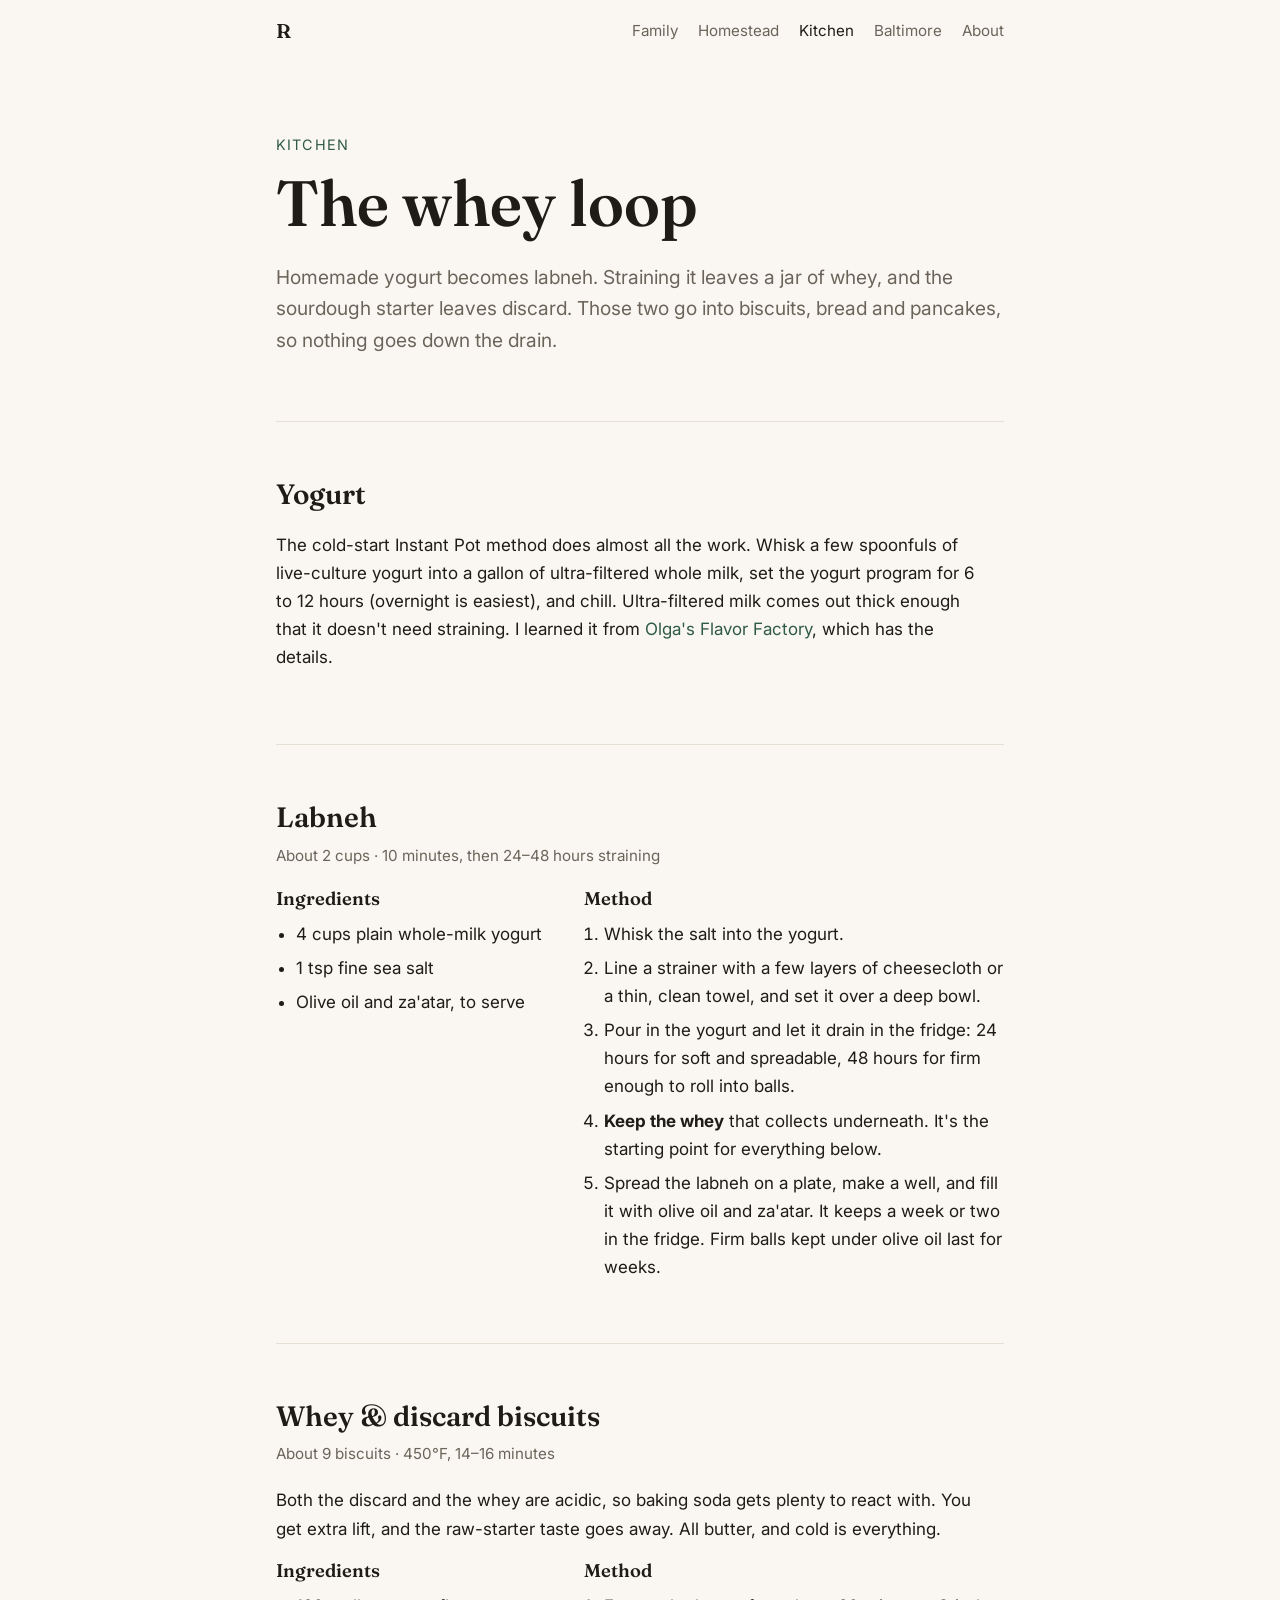
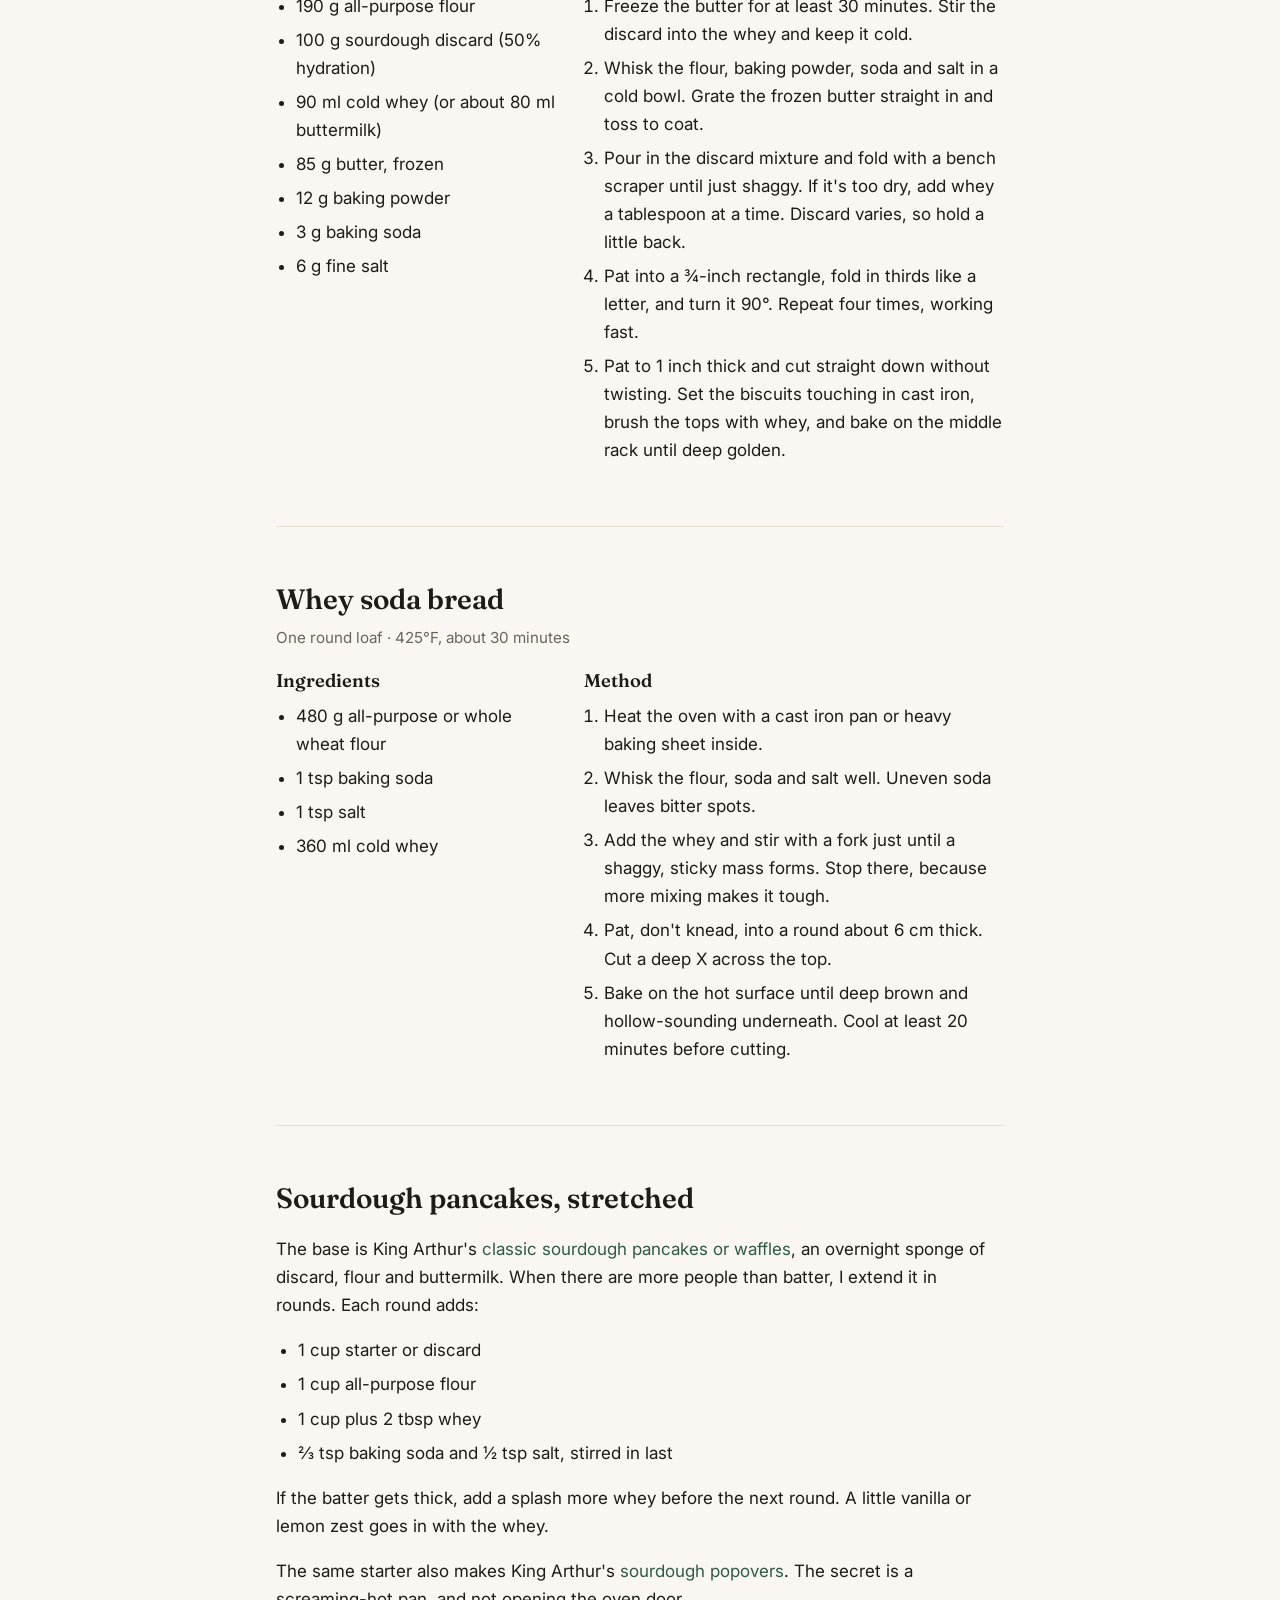
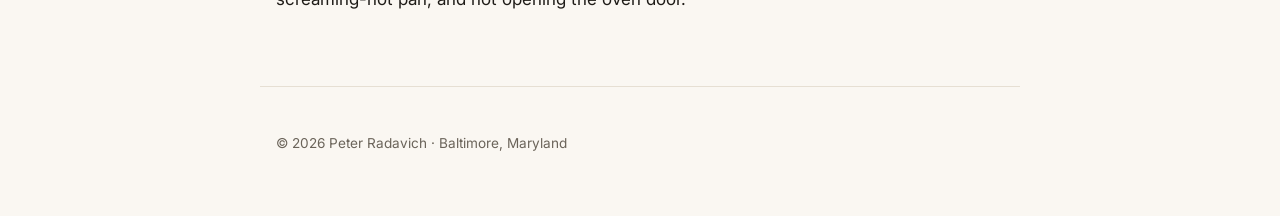
<file: kitchen.html>
<!doctype html>
<html lang="en">
<head>
  <meta charset="utf-8">
  <meta name="viewport" content="width=device-width, initial-scale=1">
  <title>Kitchen · Peter Radavich</title>
  <meta name="description" content="The whey loop: homemade yogurt, labneh, and what to do with the whey and the sourdough discard. Biscuits, soda bread and pancakes.">
  <link rel="canonical" href="https://radavich.com/kitchen.html">
  <meta property="og:type" content="article">
  <meta property="og:title" content="The whey loop">
  <meta property="og:description" content="Yogurt becomes labneh, the whey and the sourdough discard become biscuits, bread and pancakes.">
  <meta property="og:url" content="https://radavich.com/kitchen.html">
  <meta property="og:image" content="https://radavich.com/assets/og.png">
  <meta name="twitter:card" content="summary_large_image">
  <link rel="icon" type="image/svg+xml" href="assets/favicon.svg">
  <link rel="apple-touch-icon" href="assets/apple-touch-icon.png">
  <link rel="preconnect" href="https://fonts.googleapis.com">
  <link rel="preconnect" href="https://fonts.gstatic.com" crossorigin>
  <link href="https://fonts.googleapis.com/css2?family=Fraunces:opsz,wght@9..144,400;9..144,600&family=Inter:wght@400;500&display=swap" rel="stylesheet">
  <link rel="stylesheet" href="assets/style.css">
</head>
<body>
  <a class="skip" href="#main">Skip to content</a>
  <header class="site-header">
    <a class="wordmark" href="index.html" aria-label="Peter Radavich, home">R</a>
    <nav aria-label="Main">
      <a href="index.html#family">Family</a>
      <a href="index.html#homestead">Homestead</a>
      <a href="kitchen.html" aria-current="page">Kitchen</a>
      <a href="index.html#baltimore">Baltimore</a>
      <a href="index.html#about">About</a>
    </nav>
  </header>

  <main id="main" class="article">
    <section class="hero">
      <p class="eyebrow">Kitchen</p>
      <h1>The whey loop</h1>
      <p class="lede">Homemade yogurt becomes labneh. Straining it leaves a jar of whey, and the sourdough starter leaves discard. Those two go into biscuits, bread and pancakes, so nothing goes down the drain.</p>
    </section>

    <section>
      <h2>Yogurt</h2>
      <p>The cold-start Instant Pot method does almost all the work. Whisk a few spoonfuls of live-culture yogurt into a gallon of ultra-filtered whole milk, set the yogurt program for 6 to 12 hours (overnight is easiest), and chill. Ultra-filtered milk comes out thick enough that it doesn't need straining. I learned it from <a href="https://www.olgasflavorfactory.com/recipes/breakfast/homemade-yogurt/">Olga's Flavor Factory</a>, which has the details.</p>
    </section>

    <section class="recipe">
      <h2>Labneh</h2>
      <p class="recipe-meta">About 2 cups · 10 minutes, then 24–48 hours straining</p>
      <div class="recipe-grid">
        <div>
          <h3>Ingredients</h3>
          <ul>
            <li>4 cups plain whole-milk yogurt</li>
            <li>1 tsp fine sea salt</li>
            <li>Olive oil and za'atar, to serve</li>
          </ul>
        </div>
        <div>
          <h3>Method</h3>
          <ol>
            <li>Whisk the salt into the yogurt.</li>
            <li>Line a strainer with a few layers of cheesecloth or a thin, clean towel, and set it over a deep bowl.</li>
            <li>Pour in the yogurt and let it drain in the fridge: 24 hours for soft and spreadable, 48 hours for firm enough to roll into balls.</li>
            <li><strong>Keep the whey</strong> that collects underneath. It's the starting point for everything below.</li>
            <li>Spread the labneh on a plate, make a well, and fill it with olive oil and za'atar. It keeps a week or two in the fridge. Firm balls kept under olive oil last for weeks.</li>
          </ol>
        </div>
      </div>
    </section>

    <section class="recipe">
      <h2>Whey &amp; discard biscuits</h2>
      <p class="recipe-meta">About 9 biscuits · 450°F, 14–16 minutes</p>
      <p>Both the discard and the whey are acidic, so baking soda gets plenty to react with. You get extra lift, and the raw-starter taste goes away. All butter, and cold is everything.</p>
      <div class="recipe-grid">
        <div>
          <h3>Ingredients</h3>
          <ul>
            <li>190 g all-purpose flour</li>
            <li>100 g sourdough discard (50% hydration)</li>
            <li>90 ml cold whey (or about 80 ml buttermilk)</li>
            <li>85 g butter, frozen</li>
            <li>12 g baking powder</li>
            <li>3 g baking soda</li>
            <li>6 g fine salt</li>
          </ul>
        </div>
        <div>
          <h3>Method</h3>
          <ol>
            <li>Freeze the butter for at least 30 minutes. Stir the discard into the whey and keep it cold.</li>
            <li>Whisk the flour, baking powder, soda and salt in a cold bowl. Grate the frozen butter straight in and toss to coat.</li>
            <li>Pour in the discard mixture and fold with a bench scraper until just shaggy. If it's too dry, add whey a tablespoon at a time. Discard varies, so hold a little back.</li>
            <li>Pat into a ¾-inch rectangle, fold in thirds like a letter, and turn it 90°. Repeat four times, working fast.</li>
            <li>Pat to 1 inch thick and cut straight down without twisting. Set the biscuits touching in cast iron, brush the tops with whey, and bake on the middle rack until deep golden.</li>
          </ol>
        </div>
      </div>
    </section>

    <section class="recipe">
      <h2>Whey soda bread</h2>
      <p class="recipe-meta">One round loaf · 425°F, about 30 minutes</p>
      <div class="recipe-grid">
        <div>
          <h3>Ingredients</h3>
          <ul>
            <li>480 g all-purpose or whole wheat flour</li>
            <li>1 tsp baking soda</li>
            <li>1 tsp salt</li>
            <li>360 ml cold whey</li>
          </ul>
        </div>
        <div>
          <h3>Method</h3>
          <ol>
            <li>Heat the oven with a cast iron pan or heavy baking sheet inside.</li>
            <li>Whisk the flour, soda and salt well. Uneven soda leaves bitter spots.</li>
            <li>Add the whey and stir with a fork just until a shaggy, sticky mass forms. Stop there, because more mixing makes it tough.</li>
            <li>Pat, don't knead, into a round about 6 cm thick. Cut a deep X across the top.</li>
            <li>Bake on the hot surface until deep brown and hollow-sounding underneath. Cool at least 20 minutes before cutting.</li>
          </ol>
        </div>
      </div>
    </section>

    <section>
      <h2>Sourdough pancakes, stretched</h2>
      <p>The base is King Arthur's <a href="https://www.kingarthurbaking.com/recipes/classic-sourdough-waffles-or-pancakes-recipe">classic sourdough pancakes or waffles</a>, an overnight sponge of discard, flour and buttermilk. When there are more people than batter, I extend it in rounds. Each round adds:</p>
      <ul>
        <li>1 cup starter or discard</li>
        <li>1 cup all-purpose flour</li>
        <li>1 cup plus 2 tbsp whey</li>
        <li>⅔ tsp baking soda and ½ tsp salt, stirred in last</li>
      </ul>
      <p>If the batter gets thick, add a splash more whey before the next round. A little vanilla or lemon zest goes in with the whey.</p>
      <p>The same starter also makes King Arthur's <a href="https://www.kingarthurbaking.com/recipes/sourdough-popovers-recipe">sourdough popovers</a>. The secret is a screaming-hot pan, and not opening the oven door.</p>
    </section>
  </main>

  <footer>
    <p>&copy; <span id="year">2026</span> Peter Radavich · Baltimore, Maryland</p>
  </footer>

  <script src="assets/site.js"></script>
</body>
</html>
</file>
<file: assets/style.css>
:root {
  --bg: #faf7f2;
  --surface: #ffffff;
  --text: #1f1c18;
  --muted: #6b645a;
  --accent: #2f5a43;
  --rule: #e6dfd3;
  --serif: "Fraunces", Georgia, serif;
  --sans: "Inter", system-ui, -apple-system, sans-serif;
}

@media (prefers-color-scheme: dark) {
  :root {
    --bg: #161412;
    --surface: #201d1a;
    --text: #ece6dc;
    --muted: #a39a8c;
    --accent: #8fc2a3;
    --rule: #34302b;
  }
}

* { box-sizing: border-box; }

html { scroll-behavior: smooth; }

body {
  margin: 0;
  background: var(--bg);
  color: var(--text);
  font: 17px/1.65 var(--sans);
  -webkit-font-smoothing: antialiased;
}

a { color: var(--accent); text-decoration: none; }
a:hover { text-decoration: underline; }

.site-header {
  position: sticky;
  top: 0;
  display: flex;
  justify-content: space-between;
  align-items: center;
  max-width: 760px;
  margin: 0 auto;
  padding: 18px 16px;
  background: var(--bg);
  z-index: 1;
}

.wordmark {
  font: 600 1.25rem var(--serif);
  color: var(--text);
}

nav { display: flex; gap: 20px; font-size: 0.95rem; }
nav a { color: var(--muted); }
nav a:hover { color: var(--text); text-decoration: none; }

main { max-width: 760px; margin: 0 auto; padding: 0 16px; }

section { padding: 56px 0; border-top: 1px solid var(--rule); }
section.hero { border-top: 0; padding: 72px 0 64px; }

.eyebrow {
  margin: 0;
  color: var(--accent);
  font-size: 0.9rem;
  letter-spacing: 0.08em;
  text-transform: uppercase;
}

h1, h2, h3 { font-family: var(--serif); font-weight: 600; line-height: 1.2; }
h1 { font-size: clamp(2.5rem, 7vw, 4rem); margin: 8px 0 20px; }
h2 { font-size: 1.75rem; margin: 0 0 20px; }
h3 { font-size: 1.15rem; margin: 0 0 4px; }

.lede { font-size: 1.2rem; color: var(--muted); max-width: 36ch; margin: 0; }

.timeline { display: grid; gap: 24px; }
.timeline article { display: grid; grid-template-columns: 72px 1fr; gap: 16px; }
.timeline p { margin: 0; color: var(--muted); }
.year { font: 600 1.1rem var(--serif); color: var(--accent); }

.note { margin-top: 32px; font-size: 0.9rem; color: var(--muted); }

.cards {
  list-style: none;
  padding: 0;
  margin: 0;
  display: grid;
  grid-template-columns: repeat(auto-fit, minmax(200px, 1fr));
  gap: 16px;
}
.cards li {
  background: var(--surface);
  border: 1px solid var(--rule);
  border-radius: 10px;
  padding: 20px;
}
.cards p { margin: 0; color: var(--muted); font-size: 0.95rem; }

.links { display: flex; gap: 20px; }

footer {
  max-width: 760px;
  margin: 0 auto;
  padding: 32px 16px 48px;
  color: var(--muted);
  font-size: 0.85rem;
  border-top: 1px solid var(--rule);
}

@media (max-width: 520px) {
  nav { gap: 14px; font-size: 0.875rem; }
  .timeline article { grid-template-columns: 56px 1fr; }
}

.dek { margin: -8px 0 24px; color: var(--muted); font-size: 1.05rem; }
.more { margin: 32px 0 0; font-weight: 500; }

.article section > p { max-width: 65ch; }

.table-scroll { overflow-x: auto; margin: 24px 0; }
table { border-collapse: collapse; width: 100%; font-size: 0.95rem; }
th, td { text-align: left; vertical-align: top; padding: 10px 12px; border-bottom: 1px solid var(--rule); }
th { font-weight: 500; color: var(--muted); }
td:first-child { white-space: nowrap; }

ul.plain { padding-left: 20px; }
ul.plain li { margin-bottom: 12px; }

@media (max-width: 620px) {
  .site-header { flex-direction: column; align-items: flex-start; gap: 8px; }
  nav { flex-wrap: wrap; gap: 6px 16px; }
}

sup { font-size: 0.7em; line-height: 0; margin-left: 1px; }
sup a { padding: 0 1px; }
.sources ol { padding-left: 1.4em; max-width: 65ch; font-size: 0.9rem; color: var(--muted); }
.sources li { margin-bottom: 8px; overflow-wrap: anywhere; }
.sources li:target { color: var(--text); }

.map-figure { margin: 28px 0; max-width: 560px; }
.map { display: block; width: 100%; height: auto; border: 1px solid var(--rule); border-radius: 10px; }
.map-figure figcaption { margin-top: 10px; font-size: 0.9rem; color: var(--muted); }
.map-sea { fill: var(--surface); }
.map-land { fill: var(--rule); }
.map-border { fill: none; stroke: var(--muted); stroke-width: 1.2; stroke-dasharray: 4 3; }
.map-route { fill: none; stroke: var(--accent); stroke-width: 2.5; stroke-linecap: round; }
.map-rail { stroke-dasharray: 2 5; }
.map-dot { fill: var(--text); }
.map-key { fill: var(--accent); stroke: var(--surface); stroke-width: 2; }
.map-label { fill: var(--text); font: 500 15px var(--sans); paint-order: stroke; stroke: var(--surface); stroke-width: 4px; stroke-linejoin: round; }
.map-label-key { fill: var(--accent); font-weight: 600; }
.map-country { fill: var(--muted); font: 500 12px var(--sans); letter-spacing: 0.18em; }
.map-note { fill: var(--accent); font: italic 14px var(--sans); paint-order: stroke; stroke: var(--surface); stroke-width: 4px; }

.skip { position: absolute; left: -9999px; top: 8px; z-index: 2; padding: 8px 12px; background: var(--surface); color: var(--text); border: 1px solid var(--rule); border-radius: 6px; }
.skip:focus { left: 16px; }
a:focus-visible { outline: 2px solid var(--accent); outline-offset: 2px; border-radius: 2px; }
nav a[aria-current="page"] { color: var(--text); }

.article section > ul, .article section > ol { max-width: 65ch; padding-left: 1.3em; }
.article li { margin-bottom: 6px; }
.recipe-meta { margin: -12px 0 20px; color: var(--muted); font-size: 0.95rem; }
.recipe-grid { display: grid; grid-template-columns: minmax(0, 2fr) minmax(0, 3fr); gap: 28px; }
.recipe-grid ul, .recipe-grid ol { padding-left: 1.2em; margin: 0; }
.recipe-grid h3 { margin-bottom: 10px; }
@media (max-width: 620px) {
  .recipe-grid { grid-template-columns: 1fr; gap: 16px; }
}

.related { display: grid; grid-template-columns: repeat(auto-fit, minmax(220px, 1fr)); gap: 16px; margin-top: 28px; }
.related a { display: block; padding: 18px 20px; background: var(--surface); border: 1px solid var(--rule); border-radius: 10px; color: var(--text); }
.related a:hover { text-decoration: none; border-color: var(--accent); }
.related strong { display: block; font-family: var(--serif); font-size: 1.1rem; }
.related span { color: var(--muted); font-size: 0.95rem; }
.callout { margin-top: 28px; padding: 18px 20px; max-width: 65ch; background: var(--surface); border: 1px solid var(--rule); border-radius: 10px; }
.callout p { margin: 0 0 8px; }
.callout p:last-child { margin: 0; }

.photo-pair { display: grid; grid-template-columns: repeat(auto-fit, minmax(220px, 1fr)); gap: 20px; margin: 28px 0; max-width: 720px; }
.photo-pair figure { margin: 0; }
.photo-pair img { display: block; width: 100%; height: auto; border: 1px solid var(--rule); border-radius: 10px; }
.photo-pair figcaption { margin-top: 10px; font-size: 0.9rem; color: var(--muted); }


.map-figure-wide { max-width: 720px; }
.map-zoom { display: block; }
.map-photo { border-radius: 10px; }
.map-ring { fill: none; stroke: #b3261e; stroke-width: 7; }
.leaflet-map { height: 380px; border: 1px solid var(--rule); border-radius: 10px; z-index: 0; }
.map-tip { font: 500 12px var(--sans); padding: 2px 6px; }
.map-note-muted { fill: var(--muted); }
</file>
